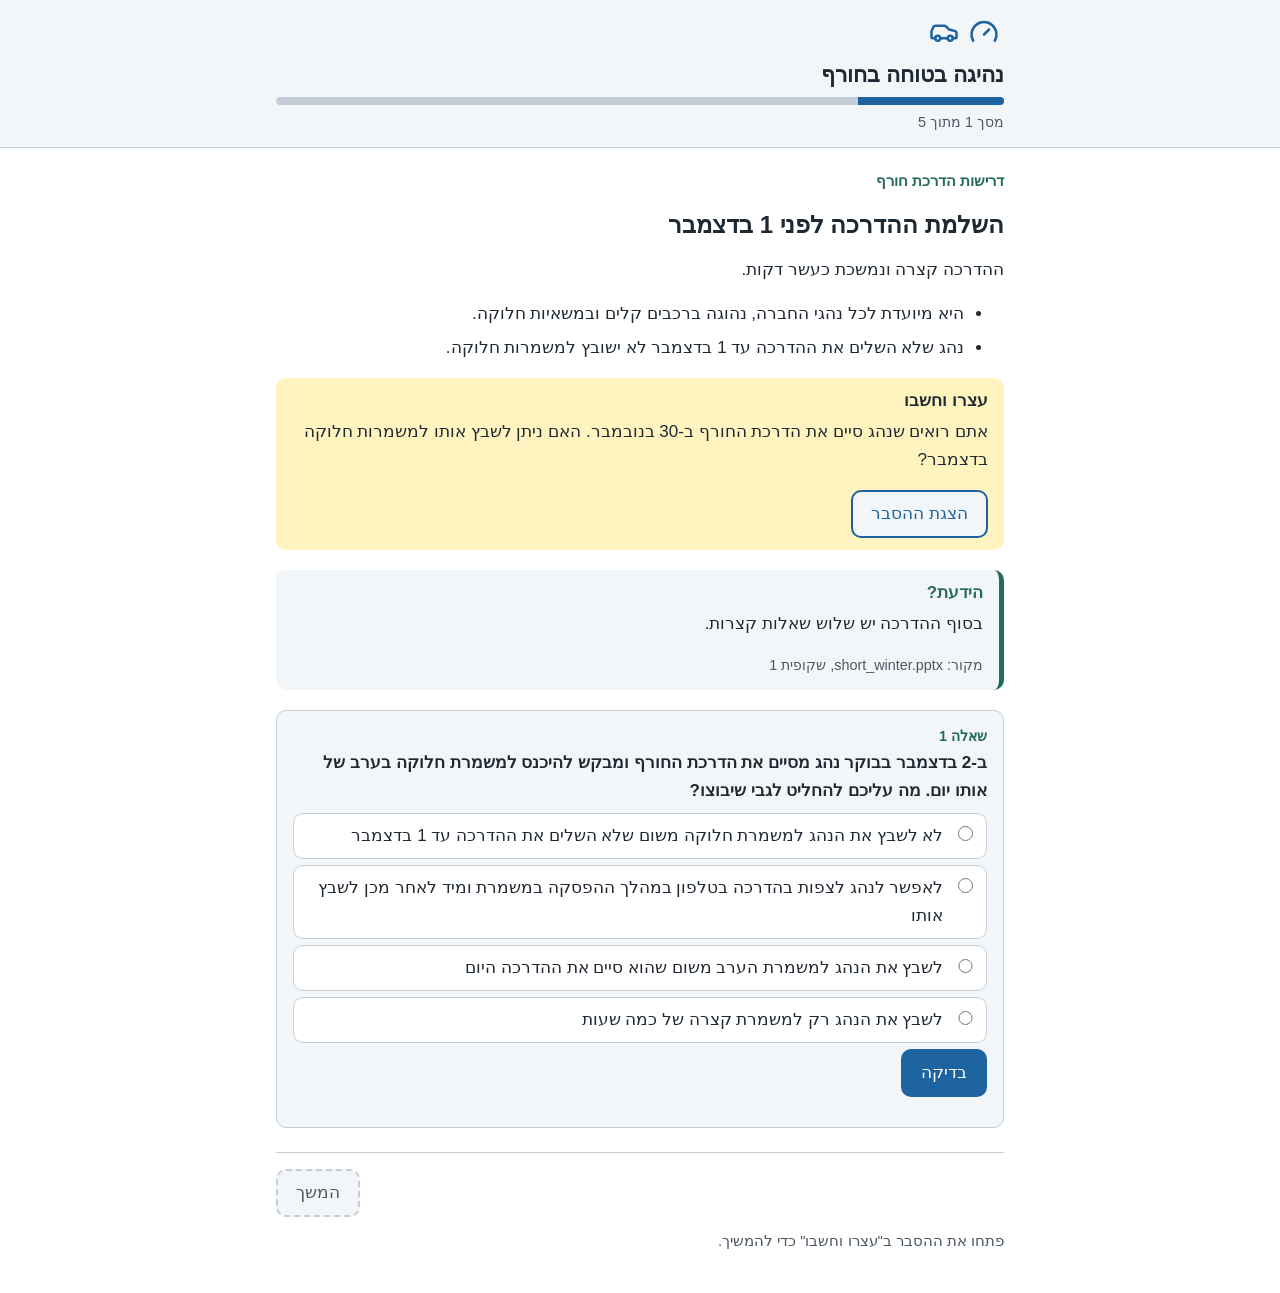
<file: evals/results/day10/free/lesson/index.html>
<!doctype html>
<html lang="he" dir="rtl">
<head>
<meta charset="utf-8">
<meta name="viewport" content="width=device-width, initial-scale=1">
<title>נהיגה בטוחה בחורף</title>
<link rel="stylesheet" href="assets/player.css">
</head>
<body>
  <a class="skip-link" id="skip-link" href="#main"></a>
  <header class="topbar">
    <div class="topbar-inner">
      <div class="motif" id="motif" aria-hidden="true"></div>
      <h1 id="lesson-title"></h1>
      <div class="progress" id="progress">
        <div class="progress-track" aria-hidden="true"><div class="progress-fill" id="progress-fill"></div></div>
        <p class="progress-text" id="progress-text"></p>
      </div>
    </div>
  </header>
  <main id="main" tabindex="-1"></main>
  <!-- Data comes from lesson.js (window.LESSON), not fetch(): the lesson opens from file://. -->
  <script src="assets/strings.he.js"></script>
  <script src="lesson.js"></script>
  <script src="assets/player.js"></script>
</body>
</html>
</file>
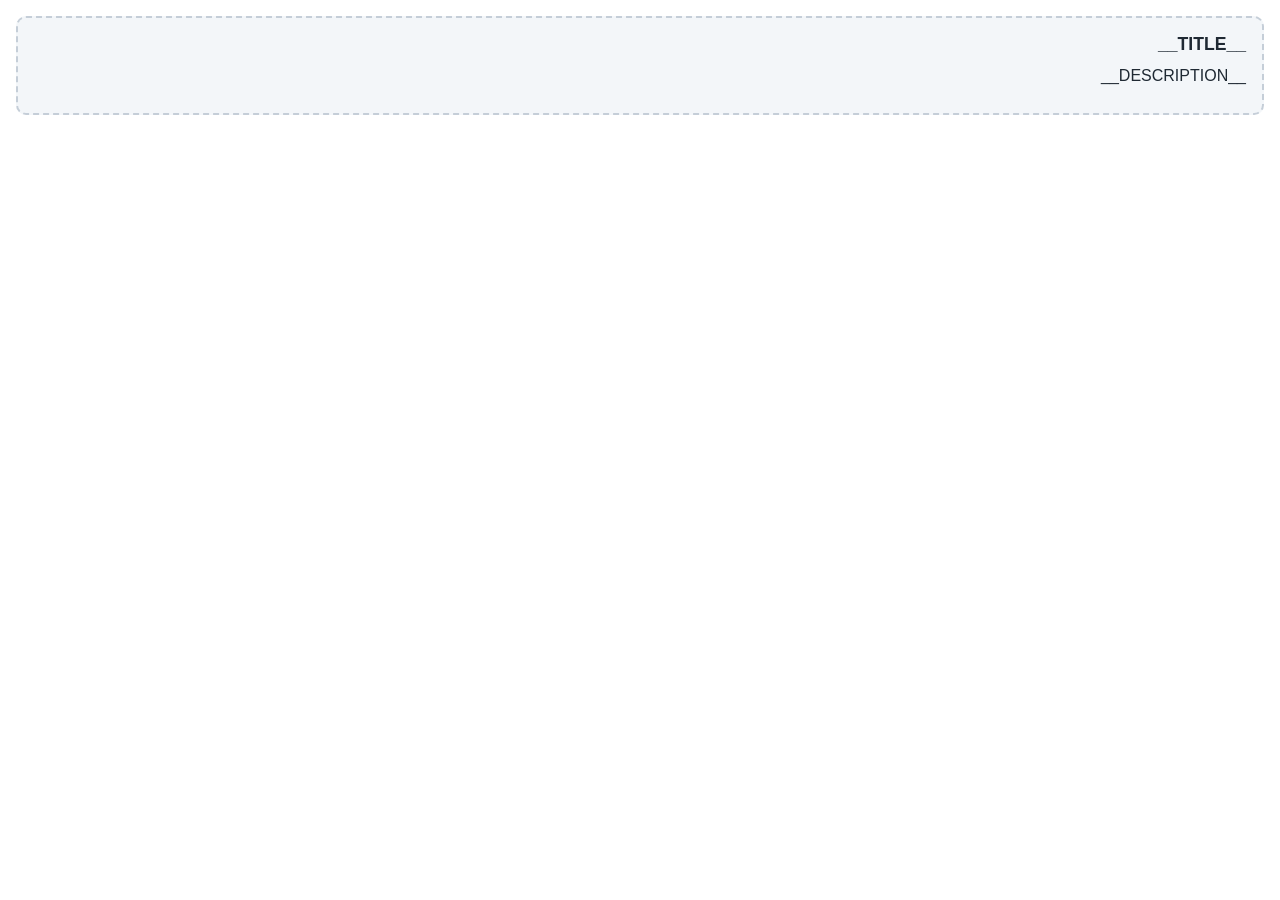
<file: agent/assets/player/illustration_placeholder.html>
<!doctype html>
<html lang="he" dir="rtl">
<head>
<meta charset="utf-8">
<meta name="viewport" content="width=device-width, initial-scale=1">
<title>__TITLE__</title>
<style>
  body { margin: 0; padding: 16px; font-family: "Segoe UI", Arial, sans-serif; color: #1F2933; background: #FFFFFF; }
  .box { border: 2px dashed #C5CED8; border-radius: 10px; padding: 16px; background: #F3F6F9; }
  h1 { font-size: 1.1rem; margin: 0 0 8px; }
  p { margin: 0 0 8px; line-height: 1.6; }
  .note { color: #4B5866; font-size: .9rem; }
</style>
</head>
<body>
  <div class="box">
    <h1>__TITLE__</h1>
    <p>__DESCRIPTION__</p>
  </div>
</body>
</html>
</file>
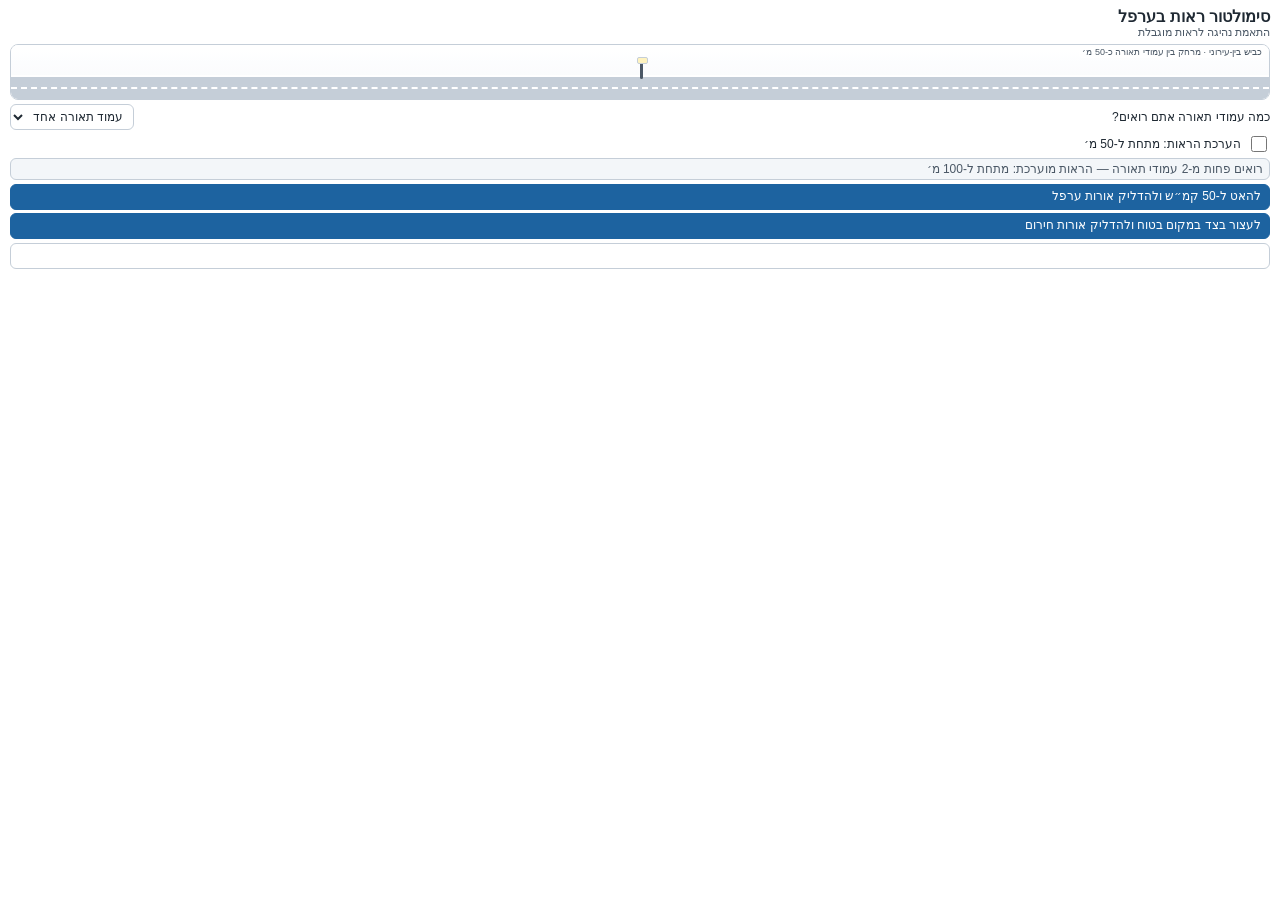
<file: tests/fixtures/illustrations/day10_fog.html>
<!doctype html>
<html dir="rtl" lang="he">
<head>
<meta charset="utf-8">
<meta name="viewport" content="width=device-width, initial-scale=1">
<title>סימולטור ראות בערפל</title>
<style>
  :root {
    --bg: #FFFFFF;
    --surface: #F3F6F9;
    --text: #1F2933;
    --muted: #4B5866;
    --primary: #1D63A0;
    --primary-text: #FFFFFF;
    --accent: #256B5C;
    --highlight: #FFF3BF;
    --success: #1B6E3F;
    --error: #A9231A;
    --border: #C5CED8;
  }
  * { box-sizing: border-box; }
  html, body { margin: 0; padding: 0; background: var(--bg); color: var(--text); font-family: Arial, "Noto Sans Hebrew", sans-serif; }
  body { min-height: 320px; display: flex; justify-content: center; overflow-x: hidden; }
  .app { width: 100%; max-width: 100%; min-height: 320px; padding: 8px 10px; display: flex; flex-direction: column; gap: 4px; }
  h1 { margin: 0; font-size: 16px; line-height: 1.15; }
  .sub { margin: 0; font-size: 11px; line-height: 1.2; color: var(--muted); }
  .scene { position: relative; height: 56px; flex: 0 0 56px; border: 1px solid var(--border); border-radius: 8px; overflow: hidden; background: var(--bg); }
  .sky { position: absolute; inset: 0; background: linear-gradient(var(--bg), var(--surface)); }
  .road { position: absolute; left: 0; right: 0; bottom: 0; height: 24px; background: var(--border); border-top: 2px solid var(--bg); }
  .road::before { content: ""; position: absolute; left: 0; right: 0; top: 50%; border-top: 2px dashed var(--bg); transform: translateY(-50%); }
  .posts { position: absolute; inset: 0; }
  .post { position: absolute; bottom: 20px; width: 3px; height: 18px; background: var(--muted); border-radius: 2px; display: none; }
  .post::before { content: ""; position: absolute; top: -4px; left: -3px; width: 9px; height: 5px; background: var(--highlight); border: 1px solid var(--border); border-radius: 2px; }
  .post.p1 { left: 50%; }
  .post.p2 { left: 75%; }
  .scene.poles-1 .p1 { display: block; }
  .scene.poles-0 .p1, .scene.poles-0 .p2 { display: none; }
  .fog { position: absolute; inset: 0; background: var(--bg); opacity: 0.25; pointer-events: none; transition: opacity 0.2s; }
  .scene.heavy .fog { opacity: 0.7; }
  .scene-note { position: absolute; top: 2px; right: 4px; font-size: 9px; line-height: 1.1; color: var(--muted); background: var(--bg); padding: 1px 3px; border-radius: 3px; }
  .controls { display: flex; flex-direction: column; gap: 3px; }
  .state-row { display: grid; grid-template-columns: 1fr auto; align-items: center; gap: 6px; }
  .state-row label { font-size: 12px; }
  select { font: inherit; font-size: 12px; padding: 4px 6px; border: 1px solid var(--border); border-radius: 6px; background: var(--bg); color: var(--text); max-width: 100%; }
  .check { display: flex; align-items: center; gap: 6px; font-size: 12px; }
  .check input { width: 16px; height: 16px; accent-color: var(--accent); }
  .estimate { font-size: 12px; line-height: 1.2; color: var(--muted); background: var(--surface); border: 1px solid var(--border); border-radius: 6px; padding: 3px 6px; }
  .actions { display: flex; flex-direction: column; gap: 3px; }
  .actions button { font: inherit; font-size: 12px; line-height: 1.15; padding: 5px 8px; min-height: 26px; border: 1px solid var(--primary); border-radius: 6px; background: var(--primary); color: var(--primary-text); text-align: right; cursor: pointer; }
  .actions button:hover { opacity: 0.9; }
  .actions button:active { opacity: 0.8; }
  .feedback { min-height: 26px; font-size: 12px; line-height: 1.2; padding: 4px 6px; border-radius: 6px; border: 1px solid var(--border); background: var(--bg); color: var(--text); }
  .feedback.success { border-color: var(--success); color: var(--success); }
  .feedback.error { border-color: var(--error); color: var(--error); }
  button:focus-visible, input:focus-visible, select:focus-visible { outline: 3px solid var(--primary); outline-offset: 2px; }
  @media (max-width: 360px) {
    .state-row { grid-template-columns: 1fr; }
    .scene-note { display: none; }
  }
</style>
</head>
<body>
<main class="app">
  <header>
    <h1>סימולטור ראות בערפל</h1>
    <p class="sub">התאמת נהיגה לראות מוגבלת</p>
  </header>
  <section class="scene poles-1" id="scene">
    <div class="sky"></div>
    <div class="fog"></div>
    <div class="road"></div>
    <div class="posts">
      <div class="post p1"></div>
      <div class="post p2"></div>
    </div>
    <div class="scene-note">כביש בין-עירוני · מרחק בין עמודי תאורה כ-50 מ׳</div>
  </section>
  <section class="controls" aria-label="בקרת המצב">
    <div class="state-row">
      <label for="poles">כמה עמודי תאורה אתם רואים?</label>
      <select id="poles">
        <option value="1">עמוד תאורה אחד</option>
        <option value="0">אף עמוד תאורה</option>
      </select>
    </div>
    <label class="check">
      <input type="checkbox" id="under50">
      הערכת הראות: מתחת ל-50 מ׳
    </label>
    <div class="estimate" id="estimate" aria-live="polite"></div>
  </section>
  <div class="actions" role="group" aria-label="בחרו פעולה">
    <button type="button" data-action="slowFog">להאט ל-50 קמ״ש ולהדליק אורות ערפל</button>
    <button type="button" data-action="stopHazard">לעצור בצד במקום בטוח ולהדליק אורות חירום</button>
  </div>
  <div class="feedback" id="feedback" role="status" aria-live="polite"></div>
</main>
<script>
  const poles = document.getElementById('poles');
  const under50 = document.getElementById('under50');
  const scene = document.getElementById('scene');
  const estimate = document.getElementById('estimate');
  const feedback = document.getElementById('feedback');

  function setFeedback(message, type) {
    feedback.textContent = message;
    feedback.className = 'feedback' + (type ? ' ' + type : '');
  }

  function updateScene() {
    const polesValue = poles.value;
    const isUnder50 = under50.checked;
    scene.classList.toggle('poles-1', polesValue === '1');
    scene.classList.toggle('poles-0', polesValue === '0');
    scene.classList.toggle('heavy', isUnder50);
    const visibilityText = isUnder50 ? 'מתחת ל-50 מ׳' : 'מתחת ל-100 מ׳';
    estimate.textContent = `רואים פחות מ-2 עמודי תאורה — הראות מוערכת: ${visibilityText}`;
    setFeedback('', '');
  }

  poles.addEventListener('change', updateScene);
  under50.addEventListener('change', updateScene);

  document.querySelectorAll('[data-action]').forEach(btn => {
    btn.addEventListener('click', () => {
      const action = btn.dataset.action;
      const isUnder50 = under50.checked;

      if (isUnder50) {
        if (action === 'stopHazard') {
          setFeedback('נכון. הראות מתחת ל-50 מ׳. עוצרים בצד במקום בטוח ומדליקים אורות חירום. לא עוצרים על השול בעקומה או מיד אחריה.', 'success');
        } else {
          setFeedback('הראות מתחת ל-50 מ׳. האם זו ראות שבה מותר להמשיך בנסיעה? בדקו את ההנחיה. נסו פעולה אחרת.', 'error');
        }
      } else {
        if (action === 'slowFog') {
          setFeedback('נכון. רואים פחות מ-2 עמודי תאורה — הראות מתחת ל-100 מ׳. מאטים ל-50 קמ״ש ומדליקים אורות ערפל.', 'success');
        } else {
          setFeedback('רואים פחות מ-2 עמודי תאורה — הראות מתחת ל-100 מ׳. מהי הפעולה שמתאימה לראות מוגבלת? נסו פעולה אחרת.', 'error');
        }
      }
    });
  });

  updateScene();
</script>
</body>
</html>
</file>
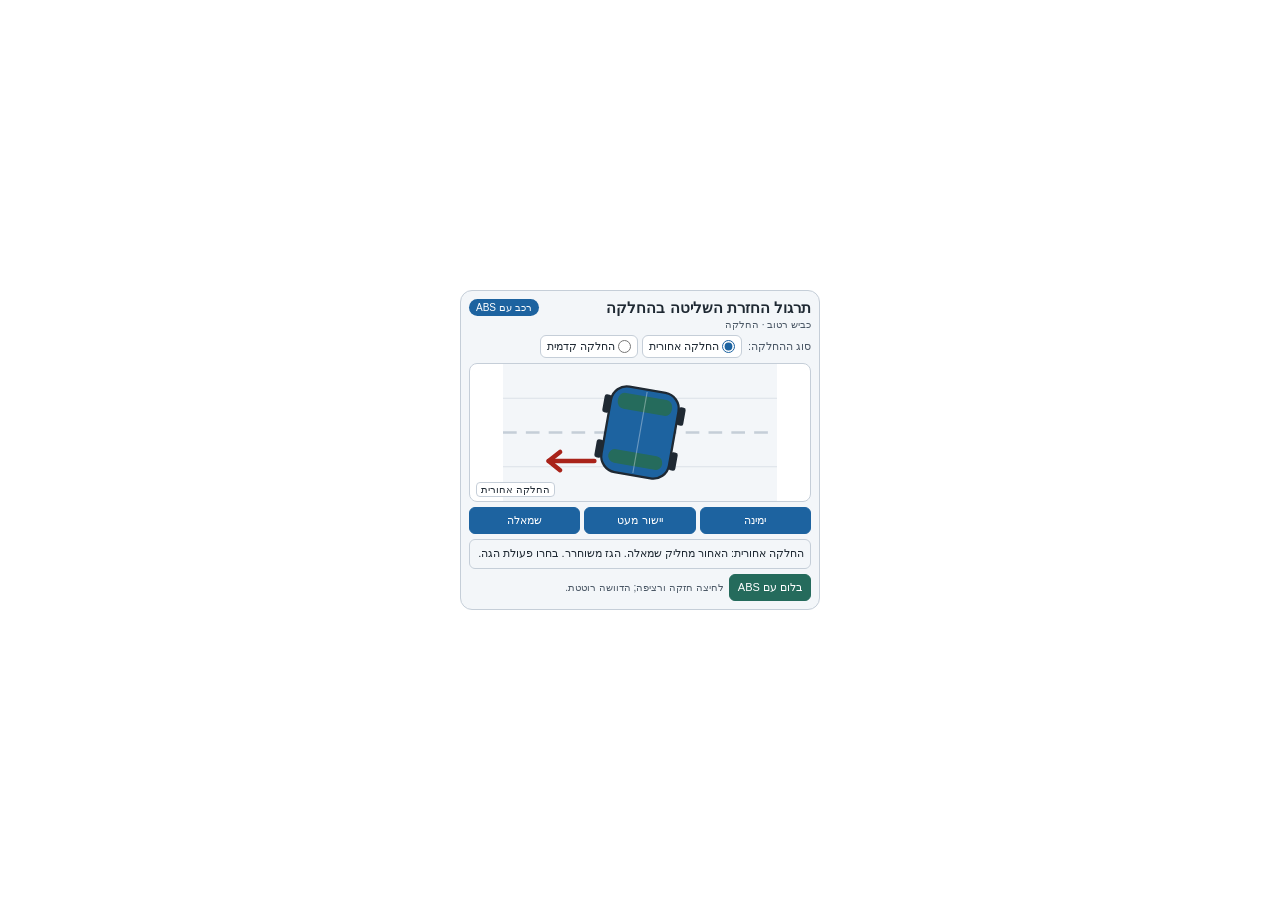
<file: tests/fixtures/illustrations/day10_skid.html>
<!doctype html>
<html dir="rtl" lang="he">
<head>
<meta charset="utf-8">
<meta name="viewport" content="width=device-width, initial-scale=1">
<title>תרגול החזרת השליטה בהחלקה</title>
<style>
  :root {
    --bg:#FFFFFF;
    --surface:#F3F6F9;
    --text:#1F2933;
    --muted:#4B5866;
    --primary:#1D63A0;
    --primary-text:#FFFFFF;
    --accent:#256B5C;
    --highlight:#FFF3BF;
    --success:#1B6E3F;
    --error:#A9231A;
    --border:#C5CED8;
  }
  * { box-sizing: border-box; }
  html, body { margin:0; padding:0; height:100%; }
  body {
    background: var(--bg);
    color: var(--text);
    font-family: Arial, sans-serif;
    display: flex;
    align-items: center;
    justify-content: center;
  }
  .app {
    width: 100%;
    max-width: 360px;
    height: 320px;
    max-height: 100vh;
    background: var(--surface);
    border: 1px solid var(--border);
    border-radius: 12px;
    padding: 8px;
    display: flex;
    flex-direction: column;
    gap: 5px;
    overflow: hidden;
  }
  h1 { font-size: 15px; margin: 0; line-height: 1.2; }
  .top { display: flex; justify-content: space-between; align-items: flex-start; gap: 6px; }
  .sub { font-size: 10px; color: var(--muted); margin-top: 2px; }
  .badge {
    font-size: 10px;
    background: var(--primary);
    color: var(--primary-text);
    padding: 3px 7px;
    border-radius: 999px;
    white-space: nowrap;
  }
  .skid-row { display: flex; align-items: center; gap: 6px; flex-wrap: wrap; }
  .skid-label { font-size: 11px; color: var(--muted); }
  .skid-choice { display: flex; gap: 4px; flex-wrap: wrap; }
  .skid-choice label {
    font-size: 11px;
    display: inline-flex;
    align-items: center;
    gap: 3px;
    padding: 4px 6px;
    background: var(--bg);
    border: 1px solid var(--border);
    border-radius: 6px;
    cursor: pointer;
  }
  .skid-choice input { accent-color: var(--primary); margin: 0; }
  .scene-wrap {
    flex: 1;
    min-height: 0;
    position: relative;
    background: var(--bg);
    border: 1px solid var(--border);
    border-radius: 8px;
    overflow: hidden;
  }
  svg { width: 100%; height: 100%; display: block; }
  .scene-label {
    position: absolute;
    left: 6px;
    bottom: 4px;
    font-size: 10px;
    color: var(--text);
    background: var(--bg);
    padding: 1px 4px;
    border-radius: 4px;
    border: 1px solid var(--border);
  }
  .steer-row { display: flex; gap: 4px; direction: ltr; }
  .steer-row button {
    flex: 1;
    font-size: 11px;
    padding: 6px 4px;
    border-radius: 6px;
    border: 1px solid var(--primary);
    background: var(--primary);
    color: var(--primary-text);
    cursor: pointer;
    direction: rtl;
  }
  .steer-row button:hover { background: var(--accent); border-color: var(--accent); }
  .status {
    font-size: 11px;
    min-height: 30px;
    line-height: 1.25;
    background: var(--surface);
    border: 1px solid var(--border);
    border-radius: 6px;
    padding: 4px 6px;
    display: flex;
    flex-direction: column;
    justify-content: center;
    gap: 1px;
  }
  .status.warn { background: var(--highlight); border-color: var(--error); }
  .status.ok { border-color: var(--success); }
  #steerStatus.ok { color: var(--success); font-weight: bold; }
  #steerStatus.warn { color: var(--error); font-weight: bold; }
  #brakeStatus { color: var(--accent); }
  .bottom { display: flex; gap: 5px; align-items: center; }
  .bottom button {
    font-size: 11px;
    padding: 6px 8px;
    border-radius: 6px;
    border: 1px solid var(--accent);
    background: var(--accent);
    color: var(--primary-text);
    cursor: pointer;
    white-space: nowrap;
  }
  .bottom button:hover { background: var(--primary); border-color: var(--primary); }
  .hint { font-size: 10px; color: var(--muted); line-height: 1.2; }
  :focus-visible { outline: 3px solid var(--primary); outline-offset: 2px; }
  @media (max-width: 360px) {
    .app { border-radius: 0; border-left: none; border-right: none; }
  }
</style>
</head>
<body>
<main class="app" aria-labelledby="title">
  <header class="top">
    <div>
      <h1 id="title">תרגול החזרת השליטה בהחלקה</h1>
      <div class="sub">כביש רטוב · החלקה</div>
    </div>
    <span class="badge">רכב עם ABS</span>
  </header>

  <div class="skid-row">
    <span class="skid-label">סוג ההחלקה:</span>
    <div class="skid-choice" role="radiogroup" aria-label="סוג ההחלקה">
      <label><input type="radio" name="skid" value="rear" checked> החלקה אחורית</label>
      <label><input type="radio" name="skid" value="front"> החלקה קדמית</label>
    </div>
  </div>

  <div class="scene-wrap">
    <svg viewBox="0 0 240 120" role="img" aria-label="המחשת רכב מלמעלה על כביש רטוב">
      <rect width="240" height="120" fill="#F3F6F9"/>
      <line x1="0" y1="60" x2="240" y2="60" stroke="#C5CED8" stroke-width="2" stroke-dasharray="12 8"/>
      <line x1="0" y1="30" x2="240" y2="30" stroke="#C5CED8" stroke-width="1" opacity=".5"/>
      <line x1="0" y1="90" x2="240" y2="90" stroke="#C5CED8" stroke-width="1" opacity=".5"/>

      <g id="car" transform="rotate(10 120 60)">
        <rect x="90" y="22" width="60" height="76" rx="14" fill="#1D63A0" stroke="#1F2933" stroke-width="2"/>
        <rect x="96" y="28" width="48" height="14" rx="6" fill="#256B5C"/>
        <rect x="96" y="78" width="48" height="12" rx="6" fill="#256B5C"/>
        <rect x="84" y="32" width="6" height="16" rx="2" fill="#1F2933"/>
        <rect x="150" y="32" width="6" height="16" rx="2" fill="#1F2933"/>
        <rect x="84" y="72" width="6" height="16" rx="2" fill="#1F2933"/>
        <rect x="150" y="72" width="6" height="16" rx="2" fill="#1F2933"/>
        <line x1="120" y1="24" x2="120" y2="96" stroke="#FFFFFF" stroke-width="1" opacity=".35"/>
      </g>

      <g id="arrowRearLeft" transform="translate(0,25)">
        <path d="M80 60 Q60 60 40 60" stroke="#A9231A" stroke-width="4" fill="none" stroke-linecap="round"/>
        <path d="M40 60 l10 -8 M40 60 l10 8" stroke="#A9231A" stroke-width="4" fill="none" stroke-linecap="round"/>
      </g>

      <g id="arrowFrontLeft" transform="translate(0,-25)" style="display:none">
        <path d="M40 60 Q60 60 80 60" stroke="#A9231A" stroke-width="4" fill="none" stroke-linecap="round"/>
        <path d="M80 60 l-10 -8 M80 60 l-10 8" stroke="#A9231A" stroke-width="4" fill="none" stroke-linecap="round"/>
      </g>
    </svg>
    <div class="scene-label" id="sceneLabel">החלקה אחורית</div>
  </div>

  <div class="steer-row" role="group" aria-label="בחירת פעולת הגה">
    <button type="button" data-steer="left">שמאלה</button>
    <button type="button" data-steer="straight">יישור מעט</button>
    <button type="button" data-steer="right">ימינה</button>
  </div>

  <div class="status" id="status" role="status" aria-live="polite" aria-atomic="true">
    <span id="steerStatus">בחרו פעולת הגה. הגז משוחרר.</span>
    <span id="brakeStatus"></span>
  </div>

  <div class="bottom">
    <button type="button" id="brakeBtn">בלום עם ABS</button>
    <span class="hint" id="brakeHint">לחיצה חזקה ורציפה; הדוושה רוטטת.</span>
  </div>
</main>

<script>
(function() {
  const skidRadios = document.querySelectorAll('input[name="skid"]');
  const statusEl = document.getElementById('status');
  const steerStatus = document.getElementById('steerStatus');
  const brakeStatus = document.getElementById('brakeStatus');
  const car = document.getElementById('car');
  const arrowRearLeft = document.getElementById('arrowRearLeft');
  const arrowFrontLeft = document.getElementById('arrowFrontLeft');
  const sceneLabel = document.getElementById('sceneLabel');
  const brakeBtn = document.getElementById('brakeBtn');
  const brakeHint = document.getElementById('brakeHint');

  let currentSkid = 'rear';

  function setSteerStatus(text, type) {
    steerStatus.textContent = text;
    steerStatus.className = type || '';
  }

  function setBrakeStatus(text) {
    brakeStatus.textContent = text;
  }

  function resetForSkid() {
    const selected = document.querySelector('input[name="skid"]:checked');
    currentSkid = selected ? selected.value : 'rear';
    statusEl.className = 'status';

    if (currentSkid === 'rear') {
      setSteerStatus('החלקה אחורית: האחור מחליק שמאלה. הגז משוחרר. בחרו פעולת הגה.');
      sceneLabel.textContent = 'החלקה אחורית';
      arrowRearLeft.style.display = '';
      arrowFrontLeft.style.display = 'none';
      car.setAttribute('transform', 'rotate(10 120 60)');
    } else {
      setSteerStatus('החלקה קדמית: ההגה מסובב. הגז משוחרר. בחרו פעולת הגה.');
      sceneLabel.textContent = 'החלקה קדמית';
      arrowRearLeft.style.display = 'none';
      arrowFrontLeft.style.display = '';
      car.setAttribute('transform', 'rotate(-10 120 60)');
    }

    setBrakeStatus('');
    brakeHint.textContent = 'לחיצה חזקה ורציפה; הדוושה רוטטת.';
  }

  skidRadios.forEach(function(radio) {
    radio.addEventListener('change', resetForSkid);
  });

  document.querySelectorAll('[data-steer]').forEach(function(btn) {
    btn.addEventListener('click', function() {
      const steer = btn.getAttribute('data-steer');
      statusEl.className = 'status';

      if (currentSkid === 'rear') {
        if (steer === 'left') {
          car.setAttribute('transform', 'rotate(0 120 60)');
          setSteerStatus('נכון: סובבו את ההגה בעדינות לכיוון ההחלקה. הגז משוחרר.', 'ok');
          statusEl.classList.add('ok');
        } else {
          car.setAttribute('transform', 'rotate(10 120 60)');
          setSteerStatus('הפעולה שנבחרה אינה מתאימה למצב ההחלקה. שימו לב לסוג ההחלקה ונסו שוב.', 'warn');
          statusEl.classList.add('warn');
        }
      } else {
        if (steer === 'straight') {
          car.setAttribute('transform', 'rotate(0 120 60)');
          setSteerStatus('נכון: שחררו את הגז ויישרו מעט את ההגה עד שחוזרת האחיזה לכביש.', 'ok');
          statusEl.classList.add('ok');
        } else {
          car.setAttribute('transform', 'rotate(-10 120 60)');
          setSteerStatus('הפעולה שנבחרה אינה מתאימה למצב ההחלקה. שימו לב לסוג ההחלקה ונסו שוב.', 'warn');
          statusEl.classList.add('warn');
        }
      }
    });
  });

  brakeBtn.addEventListener('click', function() {
    brakeHint.textContent = 'לחיצה חזקה ורציפה; הדוושה רוטטת תחת הרגל.';
    setBrakeStatus('רכב עם ABS: לחצו חזק ורצוף על הבלם, גם כאשר הדוושה רוטטת תחת הרגל.');
  });

  resetForSkid();
})();
</script>
</body>
</html>
</file>
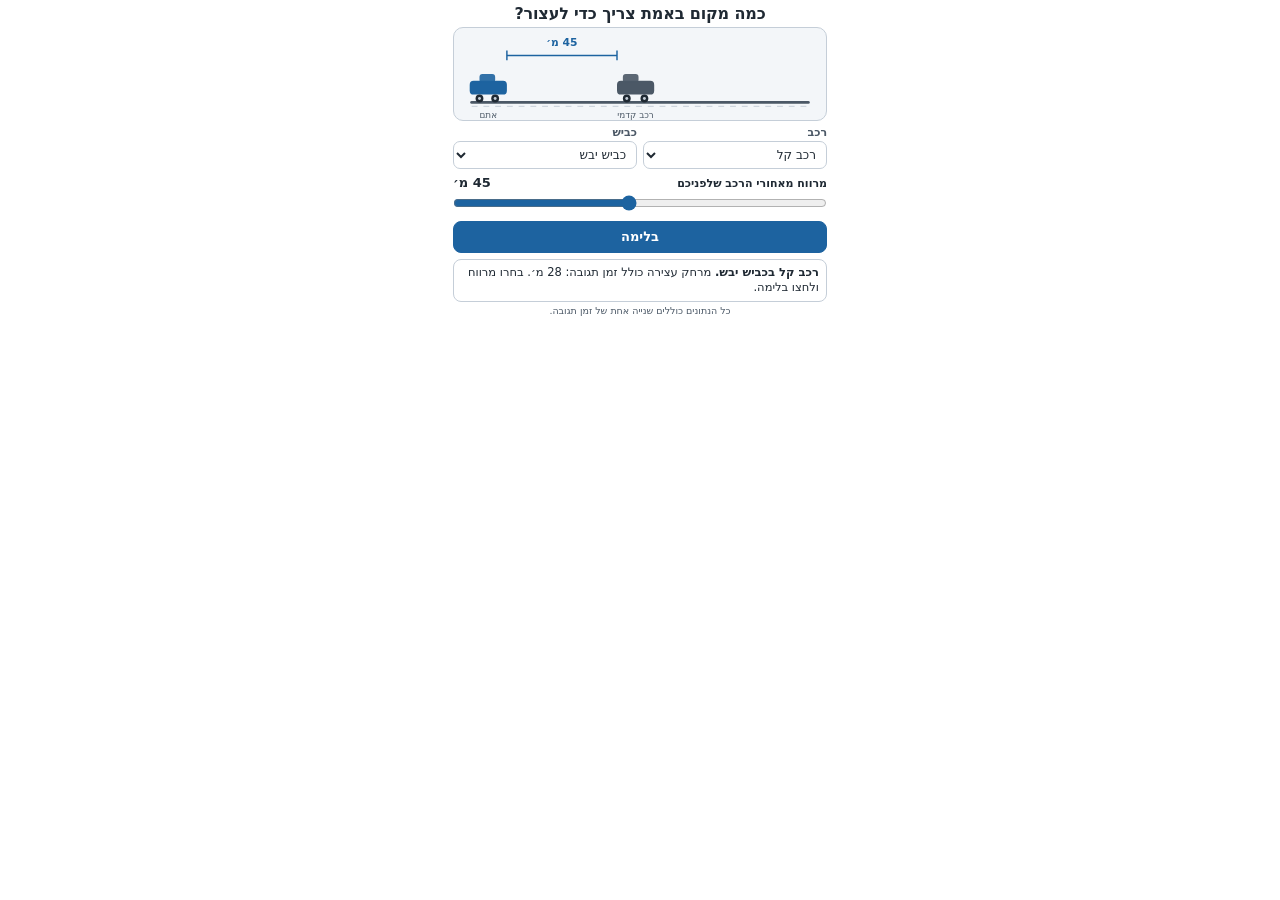
<file: tests/fixtures/illustrations/free_distance.html>
<!doctype html>
<html dir="rtl" lang="he">
<head>
<meta charset="utf-8">
<meta name="viewport" content="width=device-width, initial-scale=1">
<title>כמה מקום באמת צריך כדי לעצור?</title>
<style>
  :root{
    --bg:#FFFFFF;
    --surface:#F3F6F9;
    --text:#1F2933;
    --muted:#4B5866;
    --primary:#1D63A0;
    --primary-text:#FFFFFF;
    --accent:#256B5C;
    --highlight:#FFF3BF;
    --success:#1B6E3F;
    --error:#A9231A;
    --border:#C5CED8;
  }
  *{box-sizing:border-box}
  html,body{
    margin:0;
    padding:0;
    background:var(--bg);
    color:var(--text);
    font-family:system-ui,-apple-system,"Segoe UI",Arial,sans-serif;
  }
  body{
    display:flex;
    justify-content:center;
    align-items:flex-start;
    overflow-x:hidden;
  }
  .app{
    width:min(390px,100%);
    max-width:100%;
    padding:4px 8px;
  }
  h1{
    font-size:16px;
    line-height:1.2;
    margin:0 0 4px;
    text-align:center;
    font-weight:800;
    letter-spacing:-0.01em;
  }
  .scene{
    height:94px;
    background:var(--surface);
    border:1px solid var(--border);
    border-radius:10px;
    overflow:hidden;
    position:relative;
  }
  .scene svg{
    display:block;
    width:100%;
    height:100%;
  }
  .controls{
    display:grid;
    grid-template-columns:minmax(0,1fr) minmax(0,1fr);
    gap:6px;
    margin-top:6px;
  }
  .field{
    display:flex;
    flex-direction:column;
    gap:2px;
    min-width:0;
  }
  .field label{
    font-size:11px;
    line-height:1.1;
    color:var(--muted);
    font-weight:700;
  }
  select{
    width:100%;
    min-width:0;
    height:28px;
    padding:0 6px;
    border:1px solid var(--border);
    border-radius:7px;
    background:#fff;
    color:var(--text);
    font:inherit;
    font-size:12px;
  }
  .range-row{
    margin-top:6px;
  }
  .range-head{
    display:flex;
    justify-content:space-between;
    align-items:baseline;
    gap:6px;
    font-size:11px;
    line-height:1.2;
    color:var(--muted);
  }
  .range-head label{
    font-weight:700;
    color:var(--text);
  }
  .range-head strong{
    font-size:13px;
    color:var(--text);
    white-space:nowrap;
  }
  input[type="range"]{
    display:block;
    width:100%;
    height:24px;
    margin:0;
    accent-color:var(--primary);
  }
  .btn{
    display:block;
    width:100%;
    height:32px;
    margin-top:6px;
    border:1px solid var(--primary);
    border-radius:8px;
    background:var(--primary);
    color:var(--primary-text);
    font:inherit;
    font-size:13px;
    font-weight:800;
    cursor:pointer;
  }
  .btn:active{
    background:#174F80;
  }
  .status{
    margin-top:6px;
    min-height:36px;
    padding:5px 7px;
    border:1px solid var(--border);
    border-radius:8px;
    background:#fff;
    font-size:11.5px;
    line-height:1.35;
    color:var(--text);
    overflow-wrap:anywhere;
  }
  .status.success{
    border-color:var(--success);
    background:#F6FBF8;
  }
  .status.error{
    border-color:var(--error);
    background:#FFF7F6;
  }
  .status.info{
    border-color:var(--border);
    background:#fff;
  }
  .status strong{
    font-weight:800;
  }
  .note{
    margin:3px 0 0;
    font-size:9.5px;
    line-height:1.25;
    color:var(--muted);
    text-align:center;
  }
  select:focus-visible,
  input:focus-visible,
  button:focus-visible{
    outline:3px solid var(--primary);
    outline-offset:2px;
  }
  @media (max-width:340px){
    h1{font-size:15px}
    .scene{height:90px}
  }
</style>
</head>
<body>
<main class="app" aria-label="הדמיית מרחק עצירה">
  <h1>כמה מקום באמת צריך כדי לעצור?</h1>

  <div class="scene">
    <svg viewBox="0 0 360 94" role="img" aria-label="מסלול ישר: הרכב שלכם נוסע מאחורי רכב קדמי">
      <line x1="8" y1="76" x2="352" y2="76" stroke="#4B5866" stroke-width="3" stroke-linecap="round"/>
      <line x1="8" y1="80" x2="352" y2="80" stroke="#C5CED8" stroke-width="1" stroke-dasharray="6 6"/>

      <line id="bracketLine" x1="44" y1="28" x2="156.5" y2="28" stroke="#1D63A0" stroke-width="1.5"/>
      <line x1="44" y1="23" x2="44" y2="33" stroke="#1D63A0" stroke-width="1.5"/>
      <line id="bracketTick" x1="156.5" y1="23" x2="156.5" y2="33" stroke="#1D63A0" stroke-width="1.5"/>
      <text id="bracketText" x="100.25" y="18" text-anchor="middle" font-size="11" font-weight="700" fill="#1D63A0" font-family="system-ui, sans-serif">45 מ׳</text>

      <g id="stopMarker" opacity="0">
        <line x1="114" y1="34" x2="114" y2="76" stroke="#256B5C" stroke-width="1.5" stroke-dasharray="4 3"/>
        <circle cx="114" cy="76" r="3" fill="#256B5C"/>
      </g>

      <g id="collisionMarker" opacity="0">
        <circle cx="156.5" cy="60" r="8" fill="none" stroke="#A9231A" stroke-width="2"/>
        <text x="156.5" y="64" text-anchor="middle" font-size="12" font-weight="900" fill="#A9231A" font-family="system-ui, sans-serif">!</text>
      </g>

      <g id="ownCar" transform="translate(44,68)">
        <rect id="ownBody" x="-38" y="-14" width="38" height="14" rx="4" fill="#1D63A0"/>
        <rect x="-28" y="-21" width="16" height="9" rx="3" fill="#1D63A0" opacity="0.9"/>
        <circle cx="-28" cy="4" r="4" fill="#1F2933"/>
        <circle cx="-12" cy="4" r="4" fill="#1F2933"/>
        <circle cx="-28" cy="4" r="1.5" fill="#C5CED8"/>
        <circle cx="-12" cy="4" r="1.5" fill="#C5CED8"/>
      </g>

      <g id="leadCar" transform="translate(156.5,68)">
        <rect id="leadBody" x="0" y="-14" width="38" height="14" rx="4" fill="#4B5866"/>
        <rect x="6" y="-21" width="16" height="9" rx="3" fill="#4B5866" opacity="0.9"/>
        <circle cx="10" cy="4" r="4" fill="#1F2933"/>
        <circle cx="28" cy="4" r="4" fill="#1F2933"/>
        <circle cx="10" cy="4" r="1.5" fill="#C5CED8"/>
        <circle cx="28" cy="4" r="1.5" fill="#C5CED8"/>
      </g>

      <text id="ownLabel" x="25" y="92" text-anchor="middle" font-size="9" fill="#4B5866" font-family="system-ui, sans-serif">אתם</text>
      <text id="leadLabel" x="175.5" y="92" text-anchor="middle" font-size="9" fill="#4B5866" font-family="system-ui, sans-serif">רכב קדמי</text>
    </svg>
  </div>

  <div class="controls">
    <div class="field">
      <label for="vehicle">רכב</label>
      <select id="vehicle">
        <option value="car" selected>רכב קל</option>
        <option value="truck">משאית חלוקה עמוסה</option>
      </select>
    </div>
    <div class="field">
      <label for="road">כביש</label>
      <select id="road">
        <option value="dry" selected>כביש יבש</option>
        <option value="wet">כביש רטוב</option>
      </select>
    </div>
  </div>

  <div class="range-row">
    <div class="range-head">
      <label for="gap">מרווח מאחורי הרכב שלפניכם</label>
      <strong id="gapValue">45 מ׳</strong>
    </div>
    <input id="gap" type="range" min="5" max="90" step="1" value="45" dir="ltr">
  </div>

  <button id="brake" class="btn" type="button">בלימה</button>

  <div id="status" class="status info" role="status" aria-live="polite" aria-atomic="true">
    <strong>רכב קל בכביש יבש.</strong> מרחק עצירה כולל זמן תגובה: 28 מ׳. בחרו מרווח ולחצו בלימה.
  </div>

  <p class="note">כל הנתונים כוללים שנייה אחת של זמן תגובה.</p>
</main>

<script>
(function(){
  "use strict";

  const START_X = 44;
  const SCALE = 2.5;
  const REACTION_DISTANCE = (50 / 3.6) * 1;
  const BRAKE_DURATION = 2.0;

  const vehicleSelect = document.getElementById("vehicle");
  const roadSelect = document.getElementById("road");
  const gapInput = document.getElementById("gap");
  const gapValue = document.getElementById("gapValue");
  const brakeBtn = document.getElementById("brake");
  const status = document.getElementById("status");

  const ownCar = document.getElementById("ownCar");
  const leadCar = document.getElementById("leadCar");
  const ownBody = document.getElementById("ownBody");
  const leadBody = document.getElementById("leadBody");
  const bracketLine = document.getElementById("bracketLine");
  const bracketTick = document.getElementById("bracketTick");
  const bracketText = document.getElementById("bracketText");
  const ownLabel = document.getElementById("ownLabel");
  const leadLabel = document.getElementById("leadLabel");
  const stopMarker = document.getElementById("stopMarker");
  const collisionMarker = document.getElementById("collisionMarker");

  const vehicleNames = {
    car: "רכב קל",
    truck: "משאית חלוקה עמוסה"
  };
  const roadNames = {
    dry: "כביש יבש",
    wet: "כביש רטוב"
  };

  const state = {
    running: false,
    animationId: null,
    startTime: 0,
    distance: 0,
    gapAtStart: 45,
    totalStop: 28,
    collision: false,
    showStop: false,
    phase: "idle"
  };

  function getTotalStop(){
    const v = vehicleSelect.value;
    const r = roadSelect.value;
    if (v === "car"){
      return r === "dry" ? 28 : 40;
    }
    return 55;
  }

  function setOwnColor(color){
    ownBody.setAttribute("fill", color);
  }

  function setLeadColor(color){
    leadBody.setAttribute("fill", color);
  }

  function resetColors(){
    setOwnColor("#1D63A0");
    setLeadColor("#4B5866");
  }

  function updateScene(){
    const gap = Number(gapInput.value);
    const leadX = START_X + gap * SCALE;
    const ownX = START_X + state.distance * SCALE;

    ownCar.setAttribute("transform", "translate(" + ownX + ",68)");
    leadCar.setAttribute("transform", "translate(" + leadX + ",68)");

    bracketLine.setAttribute("x2", leadX);
    bracketTick.setAttribute("x1", leadX);
    bracketTick.setAttribute("x2", leadX);
    bracketText.setAttribute("x", (START_X + leadX) / 2);
    bracketText.textContent = gap + " מ׳";

    ownLabel.setAttribute("x", ownX - 19);
    leadLabel.setAttribute("x", leadX + 19);

    const stopX = START_X + state.totalStop * SCALE;
    const stopLine = stopMarker.querySelector("line");
    const stopDot = stopMarker.querySelector("circle");
    stopLine.setAttribute("x1", stopX);
    stopLine.setAttribute("x2", stopX);
    stopDot.setAttribute("cx", stopX);
    stopMarker.setAttribute("opacity", state.showStop ? "1" : "0");

    const collisionCircle = collisionMarker.querySelector("circle");
    const collisionText = collisionMarker.querySelector("text");
    collisionCircle.setAttribute("cx", leadX);
    collisionText.setAttribute("x", leadX);
    collisionMarker.setAttribute("opacity", state.collision ? "1" : "0");
  }

  function updateGapLabel(){
    gapValue.textContent = gapInput.value + " מ׳";
  }

  function syncRoadOptions(){
    const dryOption = roadSelect.querySelector('option[value="dry"]');
    if (vehicleSelect.value === "truck"){
      dryOption.disabled = true;
      if (roadSelect.value === "dry"){
        roadSelect.value = "wet";
      }
    } else {
      dryOption.disabled = false;
    }
  }

  function setInfo(){
    const v = vehicleSelect.value;
    const r = roadSelect.value;
    const d = getTotalStop();
    status.className = "status info";
    status.innerHTML = "<strong>" + vehicleNames[v] + " ב" + roadNames[r] + ".</strong> מרחק עצירה כולל זמן תגובה: " + d + " מ׳. בחרו מרווח ולחצו בלימה.";
  }

  function setGapInfo(){
    const gap = Number(gapInput.value);
    const d = getTotalStop();
    status.className = "status info";
    status.innerHTML = "<strong>מרווח נוכחי: " + gap + " מ׳.</strong> מרחק עצירה נדרש: " + d + " מ׳. לחצו בלימה.";
  }

  function stopAndReset(){
    if (state.animationId !== null){
      cancelAnimationFrame(state.animationId);
      state.animationId = null;
    }
    state.running = false;
    state.distance = 0;
    state.collision = false;
    state.showStop = false;
    state.phase = "idle";
    brakeBtn.textContent = "בלימה";
    resetColors();
  }

  function resetForSelection(){
    stopAndReset();
    state.totalStop = getTotalStop();
    updateScene();
    setInfo();
  }

  function brake(){
    if (state.running){
      return;
    }

    const gap = Number(gapInput.value);
    const total = getTotalStop();

    state.gapAtStart = gap;
    state.totalStop = total;
    state.running = true;
    state.distance = 0;
    state.collision = false;
    state.showStop = false;
    state.phase = "reaction";
    state.startTime = performance.now();

    brakeBtn.textContent = "בולם…";
    resetColors();
    updateScene();

    status.className = "status info";
    status.innerHTML = "<strong>זמן תגובה:</strong> הרכב ממשיך בנסיעה שנייה שלמה לפני שמתחילה בלימה.";

    state.animationId = requestAnimationFrame(animate);
  }

  function animate(now){
    if (!state.running){
      return;
    }

    const elapsed = (now - state.startTime) / 1000;
    const gap = state.gapAtStart;
    const total = state.totalStop;

    let distance;

    if (elapsed <= 1){
      distance = REACTION_DISTANCE * elapsed;
    } else {
      const p = Math.min(1, (elapsed - 1) / BRAKE_DURATION);
      const eased = 1 - Math.pow(1 - p, 2);
      distance = REACTION_DISTANCE + (total - REACTION_DISTANCE) * eased;
    }

    if (total >= gap && distance >= gap){
      state.distance = gap;
      state.collision = true;
      state.running = false;
      state.animationId = null;

      brakeBtn.textContent = "נסו שוב";
      setOwnColor("#A9231A");
      setLeadColor("#A9231A");
      updateScene();

      status.className = "status error";
      status.innerHTML = "<strong>התנגשות!</strong> המרווח היה " + gap + " מ׳, אך נדרשו " + total + " מ׳ כדי לעצור. נסו להשאיר מרווח גדול יותר.";
      return;
    }

    if (elapsed >= 1 + BRAKE_DURATION){
      state.distance = total;
      state.showStop = true;
      state.running = false;
      state.animationId = null;

      brakeBtn.textContent = "ניסיון נוסף";
      updateScene();

      const remain = gap - total;
      status.className = "status success";
      status.innerHTML = "<strong>נעצרתם בבטחה!</strong> המרווח היה " + gap + " מ׳; נדרשו " + total + " מ׳ לעצירה, ולכן נותרו " + remain + " מ׳.";
      return;
    }

    state.distance = distance;
    updateScene();

    if (elapsed >= 1 && state.phase !== "braking"){
      state.phase = "braking";
      status.className = "status info";
      status.innerHTML = "<strong>זמן התגובה הסתיים.</strong> הרכב מתחיל לבלום וממשיך להתקדם.";
    }

    state.animationId = requestAnimationFrame(animate);
  }

  vehicleSelect.addEventListener("change", function(){
    syncRoadOptions();
    resetForSelection();
  });

  roadSelect.addEventListener("change", function(){
    resetForSelection();
  });

  gapInput.addEventListener("input", function(){
    updateGapLabel();
    stopAndReset();
    updateScene();
  });

  gapInput.addEventListener("change", function(){
    updateGapLabel();
    if (!state.running){
      setGapInfo();
    }
  });

  brakeBtn.addEventListener("click", brake);

  syncRoadOptions();
  updateGapLabel();
  state.totalStop = getTotalStop();
  updateScene();
  setInfo();
})();
</script>
</body>
</html>
</file>
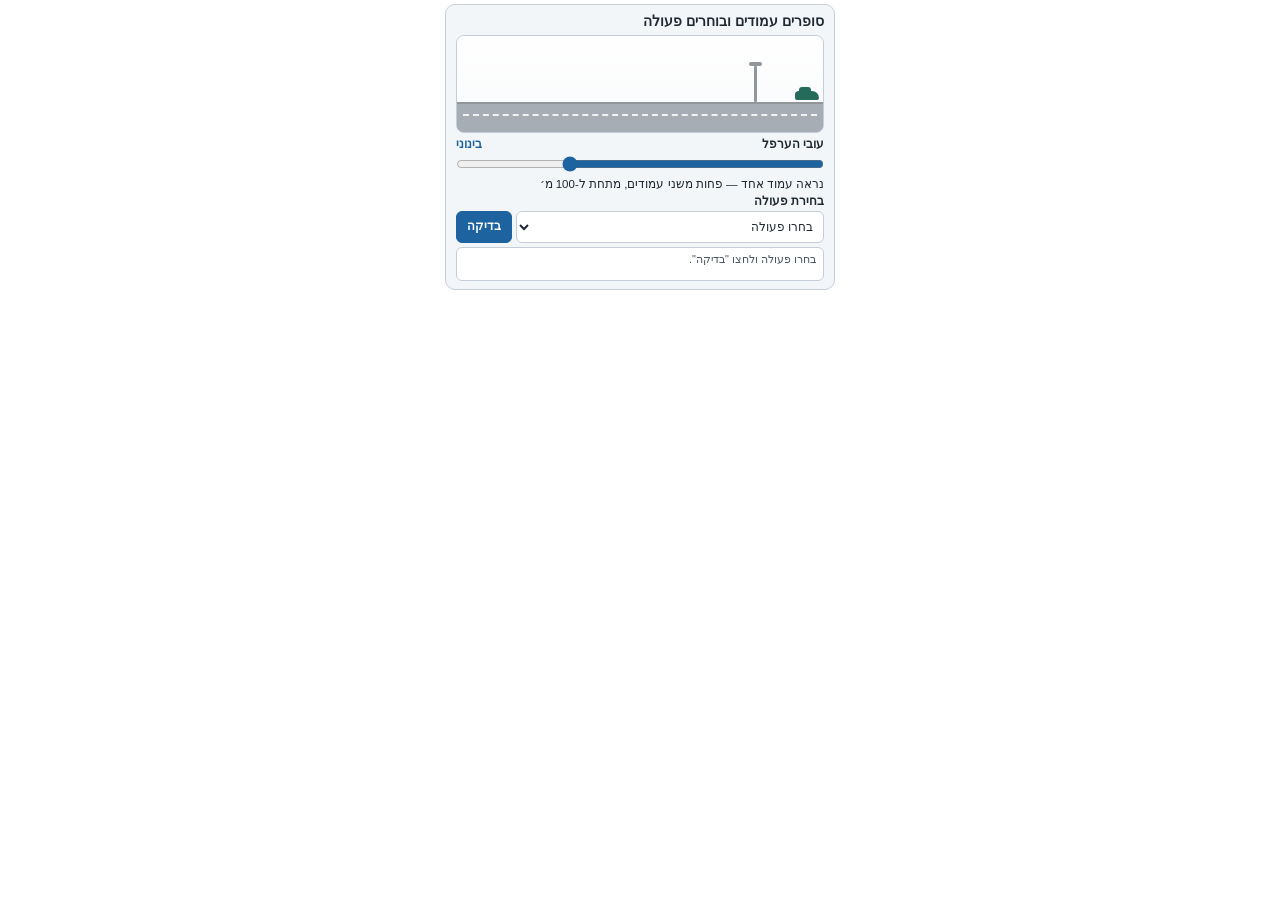
<file: tests/fixtures/illustrations/free_fog.html>
<!doctype html>
<html dir="rtl" lang="he">
<head>
<meta charset="utf-8">
<meta name="viewport" content="width=device-width, initial-scale=1">
<title>ראות מוגבלת: מתי מאטים, מדליקים ועוצרים</title>
<style>
:root {
  --bg: #FFFFFF;
  --surface: #F3F6F9;
  --text: #1F2933;
  --muted: #4B5866;
  --primary: #1D63A0;
  --primary-text: #FFFFFF;
  --accent: #256B5C;
  --highlight: #FFF3BF;
  --success: #1B6E3F;
  --error: #A9231A;
  --border: #C5CED8;
}
* { box-sizing: border-box; }
html { background: var(--bg); }
body {
  margin: 0;
  padding: 4px;
  min-height: 100vh;
  display: flex;
  justify-content: center;
  align-items: flex-start;
  background: var(--bg);
  color: var(--text);
  font-family: Arial, "Segoe UI", sans-serif;
  direction: rtl;
}
.app {
  width: 100%;
  max-width: 390px;
  background: var(--surface);
  border: 1px solid var(--border);
  border-radius: 10px;
  padding: 8px 10px;
}
h1 {
  margin: 0 0 5px;
  font-size: 14px;
  line-height: 1.2;
  color: var(--text);
  overflow-wrap: break-word;
}
.scene {
  position: relative;
  height: 98px;
  overflow: hidden;
  border: 1px solid var(--border);
  border-radius: 8px;
  background: linear-gradient(to bottom, #FFFFFF 0%, #F3F6F9 100%);
  isolation: isolate;
}
.road {
  position: absolute;
  left: 0;
  right: 0;
  bottom: 0;
  height: 30px;
  background: var(--muted);
  border-top: 2px solid var(--text);
}
.road::after {
  content: "";
  position: absolute;
  left: 6px;
  right: 6px;
  top: 10px;
  border-top: 2px dashed #FFFFFF;
  opacity: .85;
}
.pole {
  position: absolute;
  bottom: 30px;
  width: 3px;
  background: var(--text);
  border-radius: 1px;
  transition: opacity .18s ease;
  z-index: 2;
}
.pole::before {
  content: "";
  position: absolute;
  top: -4px;
  left: -5px;
  width: 13px;
  height: 4px;
  background: var(--text);
  border-radius: 2px;
}
.pole.hidden { opacity: 0; }
.p1 { right: 18%; height: 36px; }
.p2 { right: 36%; height: 28px; }
.p3 { right: 54%; height: 22px; }
.p4 { right: 72%; height: 16px; }
.fog {
  position: absolute;
  inset: 0;
  background: var(--bg);
  opacity: .45;
  pointer-events: none;
  z-index: 3;
  transition: opacity .18s ease;
}
.car {
  position: absolute;
  right: 4px;
  bottom: 32px;
  width: 24px;
  height: 9px;
  background: var(--accent);
  border-radius: 4px 7px 2px 2px;
  z-index: 4;
}
.car::before {
  content: "";
  position: absolute;
  left: 4px;
  top: -4px;
  width: 12px;
  height: 5px;
  background: var(--accent);
  border-radius: 3px 3px 0 0;
}
.control { margin-top: 5px; }
.label-row {
  display: flex;
  justify-content: space-between;
  align-items: center;
  gap: 6px;
  font-size: 11.5px;
  line-height: 1.2;
  color: var(--muted);
}
.label-row label {
  font-weight: 700;
  color: var(--text);
}
#fogValue {
  font-weight: 700;
  color: var(--primary);
}
input[type="range"] {
  display: block;
  width: 100%;
  max-width: 100%;
  min-width: 0;
  height: 20px;
  margin: 2px 0 0;
  padding: 0;
  background: transparent;
  accent-color: var(--primary);
  cursor: pointer;
}
.count {
  margin: 3px 0 2px;
  min-height: 14px;
  font-size: 11.5px;
  line-height: 1.25;
  color: var(--text);
  overflow-wrap: break-word;
}
.action-area { margin-top: 4px; }
.action-area label {
  display: block;
  margin-bottom: 2px;
  font-size: 11.5px;
  line-height: 1.2;
  font-weight: 700;
  color: var(--text);
}
.action-row {
  display: grid;
  grid-template-columns: minmax(0, 1fr) auto;
  gap: 4px;
  align-items: stretch;
}
select {
  width: 100%;
  min-width: 0;
  max-width: 100%;
  height: 32px;
  padding: 4px 6px;
  border: 1px solid var(--border);
  border-radius: 6px;
  background: var(--bg);
  color: var(--text);
  font-family: inherit;
  font-size: 11.5px;
  line-height: 1.1;
  cursor: pointer;
}
.check-btn {
  height: 32px;
  padding: 4px 10px;
  border: 1px solid var(--primary);
  border-radius: 6px;
  background: var(--primary);
  color: var(--primary-text);
  font-family: inherit;
  font-size: 11.5px;
  font-weight: 700;
  line-height: 1;
  white-space: nowrap;
  cursor: pointer;
}
button:focus,
select:focus,
input[type="range"]:focus {
  outline: 3px solid var(--primary);
  outline-offset: 2px;
}
.feedback {
  margin: 4px 0 0;
  min-height: 34px;
  padding: 5px 7px;
  border: 1px solid var(--border);
  border-radius: 6px;
  background: var(--bg);
  font-size: 11px;
  line-height: 1.25;
  color: var(--muted);
  overflow-wrap: break-word;
}
.feedback.success {
  border-color: var(--success);
  color: var(--success);
}
.feedback.error {
  border-color: var(--error);
  color: var(--error);
}
@media (prefers-reduced-motion: reduce) {
  .pole, .fog { transition: none; }
}
</style>
</head>
<body>
<main class="app">
  <h1>סופרים עמודים ובוחרים פעולה</h1>

  <div class="scene" aria-hidden="true">
    <div class="road"></div>
    <div class="pole p1"></div>
    <div class="pole p2"></div>
    <div class="pole p3"></div>
    <div class="pole p4"></div>
    <div class="fog" id="fogLayer"></div>
    <div class="car"></div>
  </div>

  <div class="control">
    <div class="label-row">
      <label for="fog">עובי הערפל</label>
      <span id="fogValue">כבד</span>
    </div>
    <input id="fog" type="range" min="0" max="100" value="70" step="5" aria-describedby="visibilityText">
  </div>

  <p class="count" id="visibilityText" aria-live="polite" aria-atomic="true">נראה עמוד אחד — פחות משני עמודים, מתחת ל-100 מ׳</p>

  <div class="action-area">
    <label for="action">בחירת פעולה</label>
    <div class="action-row">
      <select id="action">
        <option value="">בחרו פעולה</option>
        <option value="continue">להמשיך בלי שינוי</option>
        <option value="slowFog">להאט ל-50 קמ״ש ולדליק אורות ערפל</option>
        <option value="slowOnly">להאט ל-50 קמ״ש בלבד</option>
        <option value="stopHazard">לעצור בצד במקום בטוח ולהדליק אורות חירום</option>
      </select>
      <button class="check-btn" id="check" type="button">בדיקה</button>
    </div>
  </div>

  <p class="feedback" id="feedback" role="status" aria-live="polite" aria-atomic="true">בחרו פעולה ולחצו "בדיקה".</p>
</main>

<script>
const fogInput = document.getElementById('fog');
const fogValue = document.getElementById('fogValue');
const fogLayer = document.getElementById('fogLayer');
const visibilityText = document.getElementById('visibilityText');
const actionSelect = document.getElementById('action');
const checkButton = document.getElementById('check');
const feedback = document.getElementById('feedback');
const poles = Array.from(document.querySelectorAll('.pole'));

let currentCount = 1;

function getCount(value) {
  if (value < 20) return 4;
  if (value < 40) return 3;
  if (value < 60) return 2;
  if (value < 80) return 1;
  return 0;
}

function getFogLabel(value) {
  if (value < 20) return 'דק';
  if (value < 45) return 'קל';
  if (value < 75) return 'בינוני';
  return 'כבד';
}

function polePhrase(count) {
  if (count === 0) return 'אין עמודים שנראים';
  if (count === 1) return 'עמוד אחד נראה';
  if (count === 2) return 'שני עמודים נראים';
  if (count === 3) return 'שלושה עמודים נראים';
  return 'ארבעה עמודים נראים';
}

function countSentence(count) {
  if (count === 0) return 'נראים 0 עמודים — מתחת ל-50 מ׳';
  if (count === 1) return 'נראה עמוד אחד — פחות משני עמודים, מתחת ל-100 מ׳';
  if (count === 2) return 'נראים שני עמודים — לפחות שני עמודים';
  if (count === 3) return 'נראים שלושה עמודים — לפחות שני עמודים';
  return 'נראים ארבעה עמודים — לפחות שני עמודים';
}

function clearFeedback() {
  feedback.textContent = 'בחרו פעולה ולחצו "בדיקה".';
  feedback.className = 'feedback';
}

function resetAll() {
  clearFeedback();
  actionSelect.value = '';
}

function updateFog(value) {
  currentCount = getCount(value);
  const fogLabel = getFogLabel(value);
  fogValue.textContent = fogLabel;
  fogInput.setAttribute('aria-valuetext', 'עובי הערפל ' + fogLabel + '; ' + polePhrase(currentCount));

  poles.forEach((pole, index) => {
    pole.classList.toggle('hidden', index >= currentCount);
  });

  const fogOpacity = 0.08 + (value / 100) * 0.62;
  fogLayer.style.opacity = fogOpacity.toFixed(2);

  visibilityText.textContent = countSentence(currentCount);
  resetAll();
}

function correctActionForCount(count) {
  if (count >= 2) return 'continue';
  if (count === 1) return 'slowFog';
  return 'stopHazard';
}

function expectedText(count) {
  if (count >= 2) return 'להמשיך בלי שינוי';
  if (count === 1) return 'להאט ל-50 קמ״ש ולדליק אורות ערפל';
  return 'לעצור בצד במקום בטוח ולהדליק אורות חירום';
}

function reasonText(count) {
  if (count >= 2) return 'רואים לפחות שני עמודים, ולכן אין צורך להאט לפי הנתונים.';
  if (count === 1) return 'רואים פחות משני עמודים, מתחת ל-100 מ׳.';
  return 'הראות מתחת ל-50 מ׳.';
}

function evaluate(action) {
  const correct = correctActionForCount(currentCount);

  if (action === correct) {
    feedback.className = 'feedback success';
    feedback.textContent = 'נכון! ' + reasonText(currentCount) + ' הפעולה המתאימה: ' + expectedText(currentCount) + '.';
    return;
  }

  feedback.className = 'feedback error';
  let prefix = 'עדיין לא. ';
  if (currentCount === 1 && action === 'slowOnly') {
    prefix = 'כמעט. ';
  }
  feedback.textContent = prefix + reasonText(currentCount) + ' הפעולה המתאימה: ' + expectedText(currentCount) + '.';
}

fogInput.addEventListener('input', (event) => {
  updateFog(Number(event.target.value));
});

actionSelect.addEventListener('change', clearFeedback);

checkButton.addEventListener('click', () => {
  const action = actionSelect.value;

  if (!action) {
    feedback.className = 'feedback error';
    feedback.textContent = 'בחרו פעולה קודם.';
    return;
  }

  evaluate(action);
});

updateFog(Number(fogInput.value));
</script>
</body>
</html>
</file>
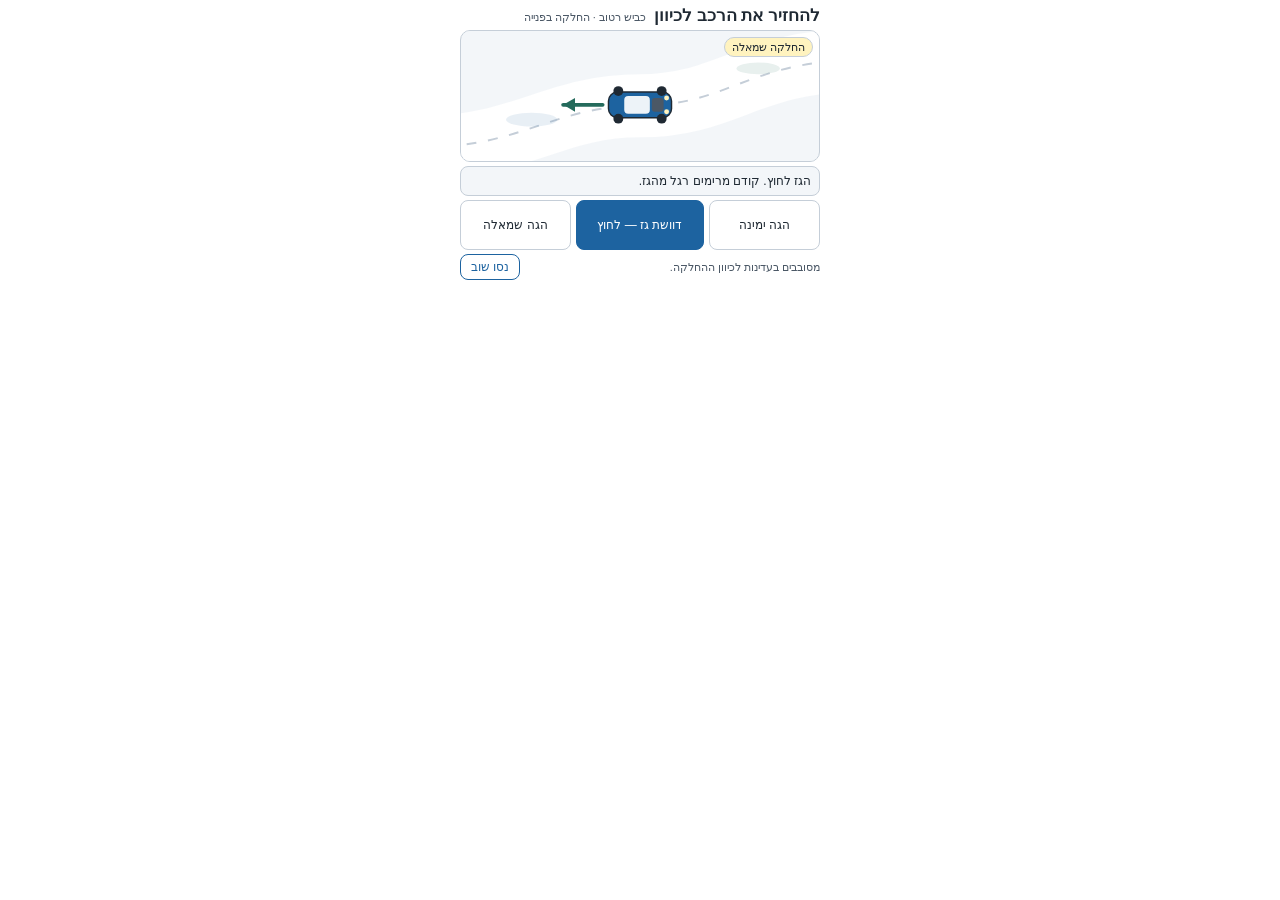
<file: tests/fixtures/illustrations/free_skid.html>
<!doctype html>
<html dir="rtl" lang="he">
<head>
<meta charset="utf-8">
<meta name="viewport" content="width=device-width, initial-scale=1">
<title>להחזיר את הרכב לכיוון</title>
<style>
  :root{
    --bg:#FFFFFF;
    --surface:#F3F6F9;
    --text:#1F2933;
    --muted:#4B5866;
    --primary:#1D63A0;
    --primary-text:#FFFFFF;
    --accent:#256B5C;
    --highlight:#FFF3BF;
    --success:#1B6E3F;
    --error:#A9231A;
    --border:#C5CED8;
  }
  *{box-sizing:border-box;}
  html,body{height:100%;}
  body{
    margin:0;
    background:var(--bg);
    color:var(--text);
    font-family:Arial, sans-serif;
    display:flex;
    justify-content:center;
    align-items:flex-start;
    padding:6px;
  }
  .app{
    width:100%;
    max-width:360px;
    display:flex;
    flex-direction:column;
    gap:4px;
  }
  header{
    display:flex;
    align-items:baseline;
    gap:8px;
    flex-wrap:wrap;
  }
  h1{
    margin:0;
    font-size:17px;
    line-height:1.2;
  }
  .subtitle{
    margin:0;
    color:var(--muted);
    font-size:11px;
    line-height:1.2;
  }
  .scene-card{
    position:relative;
    height:132px;
    border:1px solid var(--border);
    border-radius:10px;
    background:var(--surface);
    overflow:hidden;
    transition:border-color .2s ease, box-shadow .2s ease;
  }
  .scene-card[data-result="success"]{
    border-color:var(--success);
    box-shadow:0 0 0 1px var(--success) inset;
  }
  .scene-card[data-result="fail"]{
    border-color:var(--error);
    box-shadow:0 0 0 1px var(--error) inset;
  }
  .scene{
    display:block;
    width:100%;
    height:100%;
  }
  .badge{
    position:absolute;
    top:6px;
    right:6px;
    padding:3px 7px;
    border-radius:999px;
    background:var(--highlight);
    color:var(--text);
    border:1px solid var(--border);
    font-size:11px;
    line-height:1.1;
    white-space:nowrap;
  }
  .feedback{
    min-height:30px;
    padding:5px 8px;
    border:1px solid var(--border);
    border-radius:8px;
    background:var(--surface);
    color:var(--text);
    font-size:12px;
    line-height:1.25;
    display:flex;
    align-items:center;
  }
  .feedback[data-result="success"]{
    border-color:var(--success);
    color:var(--success);
  }
  .feedback[data-result="fail"]{
    border-color:var(--error);
    color:var(--error);
  }
  .controls{
    display:grid;
    grid-template-columns:1fr 1.15fr 1fr;
    gap:5px;
    direction:ltr;
  }
  button{
    font:inherit;
    direction:rtl;
    min-width:0;
    min-height:50px;
    padding:5px 4px;
    border:1px solid var(--border);
    border-radius:8px;
    background:var(--bg);
    color:var(--text);
    display:flex;
    flex-direction:column;
    align-items:center;
    justify-content:center;
    gap:2px;
    font-size:12px;
    line-height:1.1;
    cursor:pointer;
    touch-action:manipulation;
  }
  button:hover:not(:disabled){
    border-color:var(--primary);
  }
  button:active:not(:disabled){
    transform:translateY(1px);
  }
  button:focus-visible{
    outline:3px solid var(--primary);
    outline-offset:2px;
  }
  button:disabled{
    opacity:.55;
    cursor:not-allowed;
  }
  .steer[aria-pressed="true"]{
    background:var(--highlight);
    border-color:var(--primary);
    color:var(--text);
  }
  #gasBtn{
    background:var(--primary);
    border-color:var(--primary);
    color:var(--primary-text);
  }
  #gasBtn[aria-pressed="false"]{
    background:var(--bg);
    border-color:var(--primary);
    color:var(--text);
  }
  #gasBtn:hover:not(:disabled){
    border-color:var(--text);
  }
  .footer{
    display:flex;
    align-items:center;
    justify-content:space-between;
    gap:8px;
  }
  .hint{
    margin:0;
    color:var(--muted);
    font-size:11px;
    line-height:1.2;
  }
  .retry{
    min-height:26px;
    padding:3px 10px;
    border-color:var(--primary);
    color:var(--primary);
    font-size:12px;
    white-space:nowrap;
  }
  #carMove, #carRotate{
    transform-box:fill-box;
    transform-origin:center;
    transition:transform .38s cubic-bezier(.2,.7,.3,1);
  }
  @media (prefers-reduced-motion: reduce){
    *{transition:none!important;}
    #carMove, #carRotate{transition:none!important;}
  }
</style>
</head>
<body>
<main class="app" aria-labelledby="lessonTitle">
  <header>
    <h1 id="lessonTitle">להחזיר את הרכב לכיוון</h1>
    <p class="subtitle">כביש רטוב · החלקה בפנייה</p>
  </header>

  <section class="scene-card" id="sceneCard" data-result="sliding" aria-label="תצוגה מלמעלה של הרכב, ההחלקה והגה">
    <span class="badge" id="skidBadge">החלקה שמאלה</span>
    <svg class="scene" viewBox="0 0 360 132" role="img" aria-labelledby="sceneTitle sceneDesc">
      <title id="sceneTitle">מבט מלמעלה על הרכב בכביש רטוב</title>
      <desc id="sceneDesc">רכב נכנס לפנייה. החלקה שמאלה.</desc>
      <rect width="360" height="132" fill="#F3F6F9"/>
      <path d="M -40 118 C 60 118, 92 76, 180 76 C 268 76, 292 30, 400 30" fill="none" stroke="#FFFFFF" stroke-width="64"/>
      <path d="M -40 118 C 60 118, 92 76, 180 76 C 268 76, 292 30, 400 30" fill="none" stroke="#C5CED8" stroke-width="2" stroke-dasharray="10 12"/>
      <ellipse cx="70" cy="90" rx="26" ry="7" fill="#1D63A0" opacity="0.10"/>
      <ellipse cx="300" cy="38" rx="22" ry="6" fill="#256B5C" opacity="0.10"/>
      <g id="skidArrow" transform="translate(180 75)" aria-hidden="true">
        <path d="M -38 0 L -78 0" stroke="#256B5C" stroke-width="4" stroke-linecap="round"/>
        <path d="M -78 0 l 12 -7 v 14 z" fill="#256B5C"/>
      </g>
      <g transform="translate(180 75)">
        <g id="carMove">
          <g id="carRotate">
            <rect x="-32" y="-13" width="64" height="26" rx="9" fill="#1D63A0" stroke="#1F2933" stroke-width="1.5"/>
            <rect x="-16" y="-9" width="26" height="18" rx="4" fill="#FFFFFF" opacity="0.92"/>
            <rect x="12" y="-7" width="12" height="14" rx="3" fill="#4B5866"/>
            <circle cx="-22" cy="-14" r="5" fill="#1F2933"/>
            <circle cx="-22" cy="14" r="5" fill="#1F2933"/>
            <circle cx="22" cy="-14" r="5" fill="#1F2933"/>
            <circle cx="22" cy="14" r="5" fill="#1F2933"/>
            <circle cx="27" cy="-7" r="2.5" fill="#FFF3BF"/>
            <circle cx="27" cy="7" r="2.5" fill="#FFF3BF"/>
          </g>
        </g>
      </g>
      <g id="successMark" transform="translate(318 100)" style="display:none" aria-hidden="true">
        <circle r="12" fill="#1B6E3F"/>
        <path d="M -5 0 L -1 4 L 6 -4" fill="none" stroke="#FFFFFF" stroke-width="2.5" stroke-linecap="round" stroke-linejoin="round"/>
      </g>
      <g id="spinMark" transform="translate(318 100)" style="display:none" aria-hidden="true">
        <circle r="12" fill="#A9231A"/>
        <path d="M -4 -4 L 4 4 M 4 -4 L -4 4" fill="none" stroke="#FFFFFF" stroke-width="2.5" stroke-linecap="round"/>
      </g>
    </svg>
  </section>

  <div class="feedback" id="feedback" role="status" aria-live="polite" aria-atomic="true" data-result="sliding">הגז לחוץ. קודם מרימים רגל מהגז.</div>

  <div class="controls" role="group" aria-label="בקרת הגה וגז">
    <button class="steer" id="steerLeft" type="button" aria-pressed="false">הגה שמאלה</button>
    <button id="gasBtn" type="button" aria-pressed="true"><span id="gasLabel">דוושת גז — לחוץ</span></button>
    <button class="steer" id="steerRight" type="button" aria-pressed="false">הגה ימינה</button>
  </div>

  <div class="footer">
    <p class="hint">מסובבים בעדינות לכיוון ההחלקה.</p>
    <button class="retry" id="retryBtn" type="button">נסו שוב</button>
  </div>
</main>

<script>
(function(){
  "use strict";
  const skidBadge = document.getElementById("skidBadge");
  const sceneDesc = document.getElementById("sceneDesc");
  const feedback = document.getElementById("feedback");
  const gasBtn = document.getElementById("gasBtn");
  const gasLabel = document.getElementById("gasLabel");
  const steerLeft = document.getElementById("steerLeft");
  const steerRight = document.getElementById("steerRight");
  const retryBtn = document.getElementById("retryBtn");
  const carMove = document.getElementById("carMove");
  const carRotate = document.getElementById("carRotate");
  const skidArrow = document.getElementById("skidArrow");
  const sceneCard = document.getElementById("sceneCard");
  const successMark = document.getElementById("successMark");
  const spinMark = document.getElementById("spinMark");

  const state = {
    gasPressed: true,
    steer: null,
    skid: "left",
    result: "sliding"
  };

  function setFeedback(message, result){
    feedback.textContent = message;
    feedback.dataset.result = result;
  }

  function updateUI(){
    gasLabel.textContent = state.gasPressed ? "דוושת גז — לחוץ" : "דוושת גז — מורם";
    gasBtn.setAttribute("aria-pressed", state.gasPressed ? "true" : "false");
    steerLeft.setAttribute("aria-pressed", state.steer === "left" ? "true" : "false");
    steerRight.setAttribute("aria-pressed", state.steer === "right" ? "true" : "false");

    const skidText = state.skid === "left" ? "החלקה שמאלה" : "החלקה ימינה";
    skidBadge.textContent = skidText;
    sceneDesc.textContent = "רכב נכנס לפנייה. " + skidText + ".";
    skidArrow.setAttribute("transform", state.skid === "left" ? "translate(180 75)" : "translate(180 75) scale(-1 1)");

    const locked = state.result !== "sliding";
    steerLeft.disabled = locked;
    steerRight.disabled = locked;
    gasBtn.disabled = locked;
  }

  function updateScene(){
    sceneCard.dataset.result = state.result;
    if(state.result === "success"){
      carMove.style.transform = "translate(52px, -20px)";
      carRotate.style.transform = "rotate(-8deg)";
      successMark.style.display = "block";
      spinMark.style.display = "none";
    } else if(state.result === "fail"){
      const angle = state.skid === "left" ? 68 : -68;
      carMove.style.transform = "translate(16px, 24px)";
      carRotate.style.transform = "rotate(" + angle + "deg)";
      successMark.style.display = "none";
      spinMark.style.display = "block";
    } else {
      carMove.style.transform = "translate(0, 0)";
      carRotate.style.transform = "rotate(0deg)";
      successMark.style.display = "none";
      spinMark.style.display = "none";
    }
  }

  function evaluate(){
    const correct = state.steer === state.skid;

    if(!state.gasPressed && correct){
      state.result = "success";
      setFeedback("האחיזה חזרה והרכב משלים את הפנייה.", "success");
    } else if(state.steer !== null && (!correct || state.gasPressed)){
      state.result = "fail";
      if(!correct && state.gasPressed){
        setFeedback("הגז לחוץ וההגה נגד ההחלקה — הרכב מסתחרר ויוצא מהציר.", "fail");
      } else if(!correct){
        setFeedback("ההגה פונה נגד ההחלקה — הרכב מסתחרר ויוצא מהציר.", "fail");
      } else {
        setFeedback("הגז עדיין לחוץ — הרכב מסתחרר ויוצא מהציר.", "fail");
      }
    } else {
      state.result = "sliding";
      if(!state.gasPressed){
        setFeedback("הגז מורם. כוונו בעדינות את ההגה לכיוון ההחלקה.", "sliding");
      } else {
        setFeedback("הגז לחוץ. קודם מרימים רגל מהגז.", "sliding");
      }
    }
    updateUI();
    updateScene();
  }

  function reset(){
    state.gasPressed = true;
    state.steer = null;
    state.result = "sliding";
    state.skid = Math.random() < 0.5 ? "left" : "right";
    updateUI();
    updateScene();
    setFeedback("הגז לחוץ. קודם מרימים רגל מהגז.", "sliding");
  }

  gasBtn.addEventListener("click", function(){
    if(state.result !== "sliding") return;
    state.gasPressed = !state.gasPressed;
    evaluate();
  });

  steerLeft.addEventListener("click", function(){
    if(state.result !== "sliding") return;
    state.steer = "left";
    evaluate();
  });

  steerRight.addEventListener("click", function(){
    if(state.result !== "sliding") return;
    state.steer = "right";
    evaluate();
  });

  retryBtn.addEventListener("click", reset);

  reset();
})();
</script>
</body>
</html>
</file>
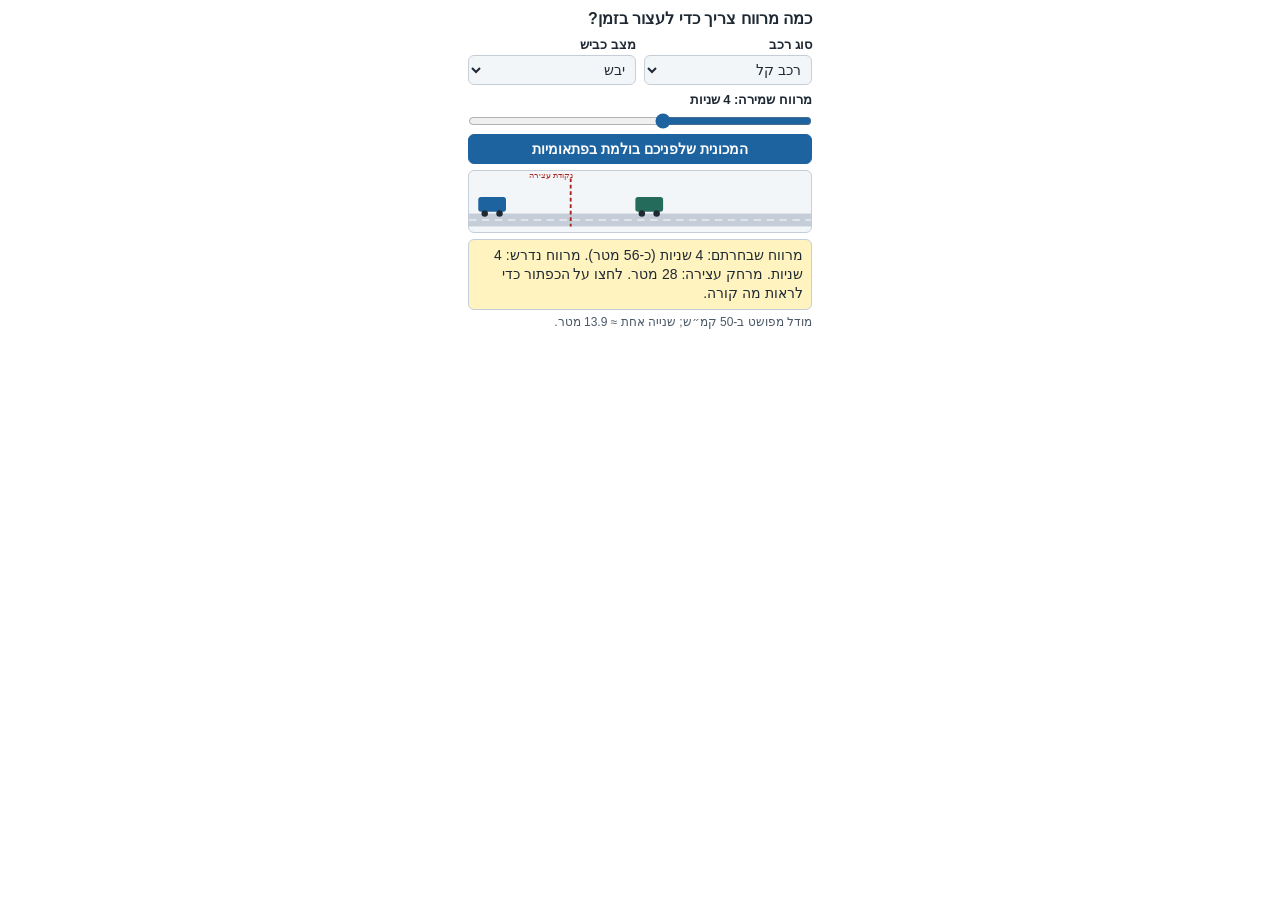
<file: tests/fixtures/illustrations/sonnet_distance.html>
<!doctype html>
<html dir="rtl" lang="he">
<head>
<meta charset="utf-8">
<meta name="viewport" content="width=device-width, initial-scale=1">
<title>כמה מרווח צריך כדי לעצור בזמן?</title>
<style>
*{box-sizing:border-box}
body{margin:0;background:#FFFFFF;color:#1F2933;font-family:Arial,Helvetica,sans-serif;font-size:14px;line-height:1.35}
.wrap{max-width:100%;width:360px;margin:0 auto;padding:8px}
h1{font-size:16px;margin:0 0 6px}
.row{display:flex;gap:8px;flex-wrap:wrap;margin-bottom:6px}
.field{flex:1 1 140px;min-width:0}
label{display:block;font-weight:bold;font-size:13px;margin-bottom:2px}
select,button{font:inherit;width:100%;padding:5px 6px;border:1px solid #C5CED8;border-radius:6px;background:#F3F6F9;color:#1F2933}
input[type=range]{width:100%;accent-color:#1D63A0;margin:2px 0}
button{background:#1D63A0;color:#FFFFFF;border-color:#1D63A0;font-weight:bold;cursor:pointer}
:focus-visible{outline:3px solid #1F2933;outline-offset:2px}
.scene{background:#F3F6F9;border:1px solid #C5CED8;border-radius:6px;margin:6px 0}
svg{display:block;width:100%;height:auto}
#res{background:#FFF3BF;border:1px solid #C5CED8;border-radius:6px;padding:6px 8px;min-height:62px}
#res b.ok{color:#1B6E3F}#res b.bad{color:#A9231A}
.note{color:#4B5866;font-size:12px;margin-top:4px}
</style>
</head>
<body>
<div class="wrap">
<h1>כמה מרווח צריך כדי לעצור בזמן?</h1>
<div class="row">
<div class="field"><label for="veh">סוג רכב</label>
<select id="veh"><option value="car">רכב קל</option><option value="truck">משאית חלוקה עמוסה</option></select></div>
<div class="field"><label for="road">מצב כביש</label>
<select id="road"><option value="dry">יבש</option><option value="wet">רטוב</option></select></div>
</div>
<label for="gap">מרווח שמירה: <span id="gv">4</span> שניות</label>
<input type="range" id="gap" min="1" max="8" step="1" value="4">
<button id="go" type="button">המכונית שלפניכם בולמת בפתאומיות</button>
<div class="scene">
<svg viewBox="0 0 370 66" dir="ltr" role="img" aria-label="איור: הרכב שלכם משמאל והרכב שלפניכם מימין, והמרווח ביניהם">
<rect x="0" y="46" width="370" height="14" fill="#C5CED8"/>
<line x1="0" y1="53" x2="370" y2="53" stroke="#FFFFFF" stroke-dasharray="8 6"/>
<line id="stopLine" x1="0" y1="8" x2="0" y2="60" stroke="#A9231A" stroke-width="2" stroke-dasharray="4 3" visibility="hidden"/>
<text id="stopTxt" x="0" y="8" font-size="9" fill="#A9231A" visibility="hidden">נקודת עצירה</text>
<g id="lead"><rect x="0" y="28" width="30" height="16" rx="3" fill="#256B5C"/><circle cx="7" cy="46" r="3.5" fill="#1F2933"/><circle cx="23" cy="46" r="3.5" fill="#1F2933"/></g>
<g id="me"><rect x="0" y="28" width="30" height="16" rx="3" fill="#1D63A0"/><circle cx="7" cy="46" r="3.5" fill="#1F2933"/><circle cx="23" cy="46" r="3.5" fill="#1F2933"/></g>
<text id="boom" x="0" y="26" font-size="16" fill="#A9231A" visibility="hidden">💥</text>
</svg>
</div>
<div id="res" aria-live="polite"></div>
<div class="note">מודל מפושט ב-50 קמ״ש; שנייה אחת ≈ 13.9 מטר.</div>
</div>
<script>
(function(){
var S=2.5,X0=40,MS=50/3.6;
var data={car:{dry:28,wet:40,sec:4},truck:{dry:null,wet:55,sec:6}};
var $=function(i){return document.getElementById(i)};
var veh=$('veh'),road=$('road'),gap=$('gap'),res=$('res'),raf=null;
function cfg(){var v=data[veh.value];return{d:v[road.value],req:v.sec,s:+gap.value,g:Math.round(+gap.value*MS)}}
function setMe(off){$('me').setAttribute('transform','translate('+(X0-30+off)+',0)')}
function layout(){
 var c=cfg();
 $('gv').textContent=c.s;
 $('lead').setAttribute('transform','translate('+(X0+c.g*S)+',0)');
 setMe(0);
 $('boom').setAttribute('visibility','hidden');
 var sl=$('stopLine'),st=$('stopTxt');
 if(c.d!==null){var x=X0+c.d*S;sl.setAttribute('x1',x);sl.setAttribute('x2',x);st.setAttribute('x',Math.min(x+3,300));sl.setAttribute('visibility','visible');st.setAttribute('visibility','visible')}
 else{sl.setAttribute('visibility','hidden');st.setAttribute('visibility','hidden')}
}
function preview(){
 layout();var c=cfg();
 var t='מרווח שבחרתם: '+c.s+' שניות (כ-'+c.g+' מטר). מרווח נדרש: '+c.req+' שניות. ';
 t+=c.d!==null?'מרחק עצירה: '+c.d+' מטר.':'בטקסט אין נתון על מרחק עצירה של משאית בכביש יבש.';
 t+=' לחצו על הכפתור כדי לראות מה קורה.';
 res.textContent=t;
}
function finish(c){
 var secOk=c.s>=c.req;
 var secTxt=secOk?'המרווח עומד בדרישה של '+c.req+' שניות.':'המרווח קצר מהנדרש ('+c.req+' שניות).';
 var h;
 if(c.d===null){
  h='<b class="'+(secOk?'ok':'bad')+'">'+(secOk?'המרווח מספיק לפי הכלל.':'המרווח קצר מדי.')+'</b> אין בטקסט נתון על מרחק עצירה של משאית בכביש יבש, ולכן אפשר לשפוט רק לפי הכלל: '+secTxt;
 }else if(c.g<c.d){
  $('boom').setAttribute('x',X0+c.g*S-8);$('boom').setAttribute('visibility','visible');
  h='<b class="bad">פגעתם ברכב שלפניכם!</b> הרכב צריך '+c.d+' מטר כדי לעצור, והמרווח הוא כ-'+c.g+' מטר בלבד. '+secTxt;
 }else{
  h='<b class="ok">נעצרתם בזמן.</b> הרכב צריך '+c.d+' מטר כדי לעצור, והמרווח כ-'+c.g+' מטר (נשארו כ-'+(c.g-c.d)+' מטר). '+secTxt;
 }
 res.innerHTML=h;
}
function run(){
 if(raf)cancelAnimationFrame(raf);
 layout();var c=cfg();
 if(c.d===null){finish(c);return}
 var target=Math.min(c.d,c.g)*S;
 var reduce=window.matchMedia&&matchMedia('(prefers-reduced-motion: reduce)').matches;
 if(reduce){setMe(target);finish(c);return}
 var t0=null,dur=1300;
 res.textContent='הרכב שלפניכם בולם…';
 function step(t){
  if(t0===null)t0=t;
  var p=Math.min((t-t0)/dur,1),e=1-Math.pow(1-p,2);
  setMe(target*e);
  if(p<1)raf=requestAnimationFrame(step);else{raf=null;finish(c)}
 }
 raf=requestAnimationFrame(step);
}
function changed(){if(raf){cancelAnimationFrame(raf);raf=null}preview()}
veh.addEventListener('change',changed);
road.addEventListener('change',changed);
gap.addEventListener('input',changed);
$('go').addEventListener('click',run);
preview();
})();
</script>
</body>
</html>
</file>
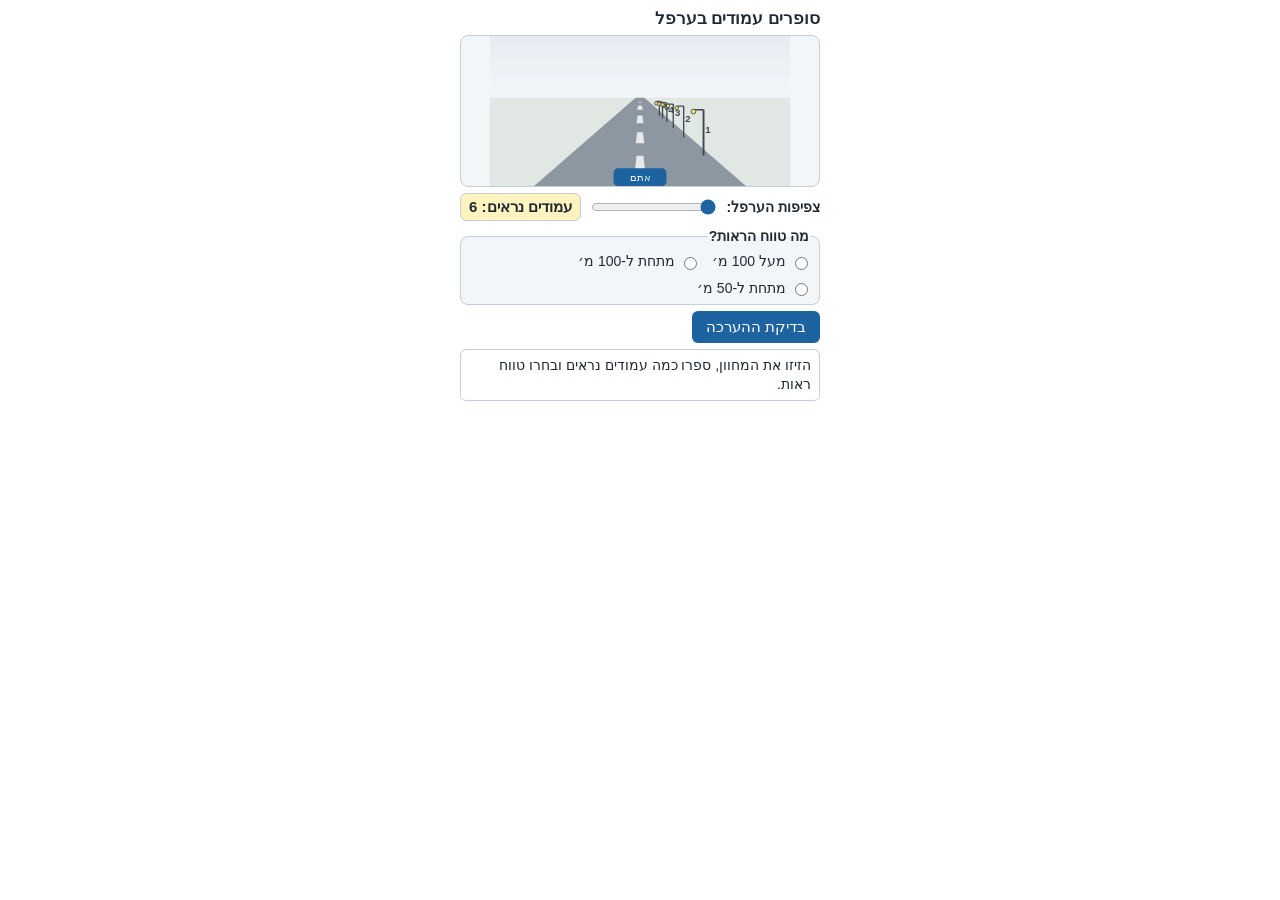
<file: tests/fixtures/illustrations/sonnet_fog.html>
<!doctype html>
<html dir="rtl" lang="he">
<head>
<meta charset="utf-8">
<meta name="viewport" content="width=device-width, initial-scale=1">
<title>סופרים עמודים בערפל</title>
<style>
*{box-sizing:border-box}
body{margin:0;padding:8px;background:#FFFFFF;color:#1F2933;font-family:Arial,"Segoe UI",sans-serif;font-size:15px;line-height:1.35}
.wrap{max-width:360px;width:100%;margin:0 auto}
h1{font-size:17px;margin:0 0 4px}
.scene{background:#F3F6F9;border:1px solid #C5CED8;border-radius:8px;overflow:hidden}
svg{display:block;width:100%;height:auto;max-height:150px}
.row{display:flex;align-items:center;gap:8px;margin:6px 0}
label,legend{font-weight:bold;font-size:14px}
input[type=range]{flex:1;min-width:0;accent-color:#1D63A0}
.count{background:#FFF3BF;border:1px solid #C5CED8;border-radius:6px;padding:3px 8px;font-weight:bold}
fieldset{border:1px solid #C5CED8;border-radius:8px;margin:6px 0;padding:4px 8px;background:#F3F6F9}
.opts{display:flex;flex-wrap:wrap;gap:4px 12px}
.opts label{font-weight:normal;display:flex;align-items:center;gap:4px;padding:2px 0}
button{background:#1D63A0;color:#FFFFFF;border:0;border-radius:6px;padding:7px 14px;font-size:15px;cursor:pointer}
:focus-visible{outline:3px solid #1F2933;outline-offset:2px}
#out{margin-top:6px;min-height:40px;padding:6px 8px;border-radius:6px;border:1px solid #C5CED8;font-size:14px}
#out.ok{border-color:#1B6E3F;color:#1B6E3F}
#out.bad{border-color:#A9231A;color:#A9231A}
</style>
</head>
<body>
<div class="wrap">
<h1>סופרים עמודים בערפל</h1>
<div class="scene"><svg id="svg" viewBox="0 0 340 170" role="img" aria-label="כביש בין-עירוני בערפל עם עמודי תאורה במרחק של כ-50 מ׳ זה מזה"></svg></div>
<div class="row">
<label for="fog">צפיפות הערפל:</label>
<input type="range" id="fog" min="1" max="8" value="1">
<span class="count" id="cnt"></span>
</div>
<fieldset>
<legend>מה טווח הראות?</legend>
<div class="opts">
<label><input type="radio" name="r" value="over100"> מעל 100 מ׳</label>
<label><input type="radio" name="r" value="u100"> מתחת ל-100 מ׳</label>
<label><input type="radio" name="r" value="u50"> מתחת ל-50 מ׳</label>
</div>
</fieldset>
<button id="chk" type="button">בדיקת ההערכה</button>
<div id="out" aria-live="polite">הזיזו את המחוון, ספרו כמה עמודים נראים ובחרו טווח ראות.</div>
</div>
<script>
var VIS=[320,260,210,130,90,70,30,20];
var NS="http://www.w3.org/2000/svg";
var fog=document.getElementById('fog'),svg=document.getElementById('svg'),cnt=document.getElementById('cnt'),out=document.getElementById('out');
function el(n,a,p){var e=document.createElementNS(NS,n);for(var k in a)e.setAttribute(k,a[k]);(p||svg).appendChild(e);return e;}
function visible(){var v=VIS[fog.value-1],c=0;for(var k=1;k<=6;k++){if(50*k<=v)c++;}return c;}
function draw(){
 var lvl=+fog.value,n=visible();
 svg.innerHTML='';
 var defs=el('defs',{});
 var g=el('linearGradient',{id:'sky',x1:0,y1:0,x2:0,y2:1},defs);
 el('stop',{offset:'0','stop-color':'#E4EAF0'},g);el('stop',{offset:'1','stop-color':'#F3F6F9'},g);
 el('rect',{x:0,y:0,width:340,height:70,fill:'url(#sky)'});
 el('rect',{x:0,y:70,width:340,height:100,fill:'#DDE5DD'});
 el('polygon',{points:'165,70 175,70 290,170 50,170',fill:'#7A8591'});
 for(var i=0;i<5;i++){var t=i/5,t2=(i+0.5)/5;var y1=75+t*t*95,y2=75+t2*t2*95;
  el('polygon',{points:(169-0.5-t*3)+','+y1+' '+(171+0.5+t*3)+','+y1+' '+(171+t2*4+1)+','+y2+' '+(169-t2*4-1)+','+y2,fill:'#FFFFFF',opacity:0.8});}
 for(var k=6;k>=1;k--){
  var d=50*k,s=1/(1+d/60),by=70+120*s,h=95*s,x=170+(105*s+18*s*1.5);
  var vis=k<=n;
  var gr=el('g',{opacity:vis?1:0.04});
  el('line',{x1:x,y1:by,x2:x,y2:by-h,stroke:'#1F2933','stroke-width':Math.max(1.5,4*s)},gr);
  el('line',{x1:x,y1:by-h,x2:x-14*s*1.5,y2:by-h,stroke:'#1F2933','stroke-width':Math.max(1.5,3*s)},gr);
  el('circle',{cx:x-14*s*1.5,cy:by-h+2,r:Math.max(2,5*s),fill:'#FFD84D',stroke:'#1F2933','stroke-width':1},gr);
  if(vis){var tx=el('text',{x:x+8,y:by-h/2,'font-size':11,fill:'#1F2933','font-weight':'bold'},gr);tx.textContent=k;}
 }
 el('rect',{x:0,y:0,width:340,height:170,fill:'#EEF1F4',opacity:Math.min(0.9,0.05+lvl*0.11)});
 el('rect',{x:140,y:150,width:60,height:20,rx:5,fill:'#1D63A0'});
 var c=el('text',{x:170,y:164,'font-size':11,fill:'#FFFFFF','text-anchor':'middle'});c.textContent='אתם';
 cnt.textContent='עמודים נראים: '+n;
}
function reset(){out.className='';out.textContent='הערפל השתנה. ספרו את העמודים ובחרו טווח ראות.';}
fog.addEventListener('input',function(){draw();reset();});
document.getElementById('chk').addEventListener('click',function(){
 var sel=document.querySelector('input[name=r]:checked');
 if(!sel){out.className='';out.textContent='קודם בחרו טווח ראות.';return;}
 var n=visible(),right,why;
 if(n>=2){right='over100';why='רואים '+n+' עמודים, שני עמודים או יותר, והמרחק בין עמוד לעמוד כ-50 מ׳, ולכן הראות מעל 100 מ׳.';}
 else if(n===1){right='u100';why='רואים עמוד אחד בלבד, פחות משני עמודים, ולכן הראות מתחת ל-100 מ׳.';}
 else{right='u50';why='לא רואים אף עמוד, אפילו לא את הראשון במרחק של כ-50 מ׳, ולכן הראות מתחת ל-50 מ׳.';}
 if(sel.value===right){out.className='ok';out.textContent='ההערכה נכונה. '+why;}
 else{var names={over100:'מעל 100 מ׳',u100:'מתחת ל-100 מ׳',u50:'מתחת ל-50 מ׳'};
  out.className='bad';out.textContent='ההערכה אינה מדויקת. '+why+' ההערכה הנכונה: '+names[right]+'.';}
});
draw();
</script>
</body>
</html>
</file>
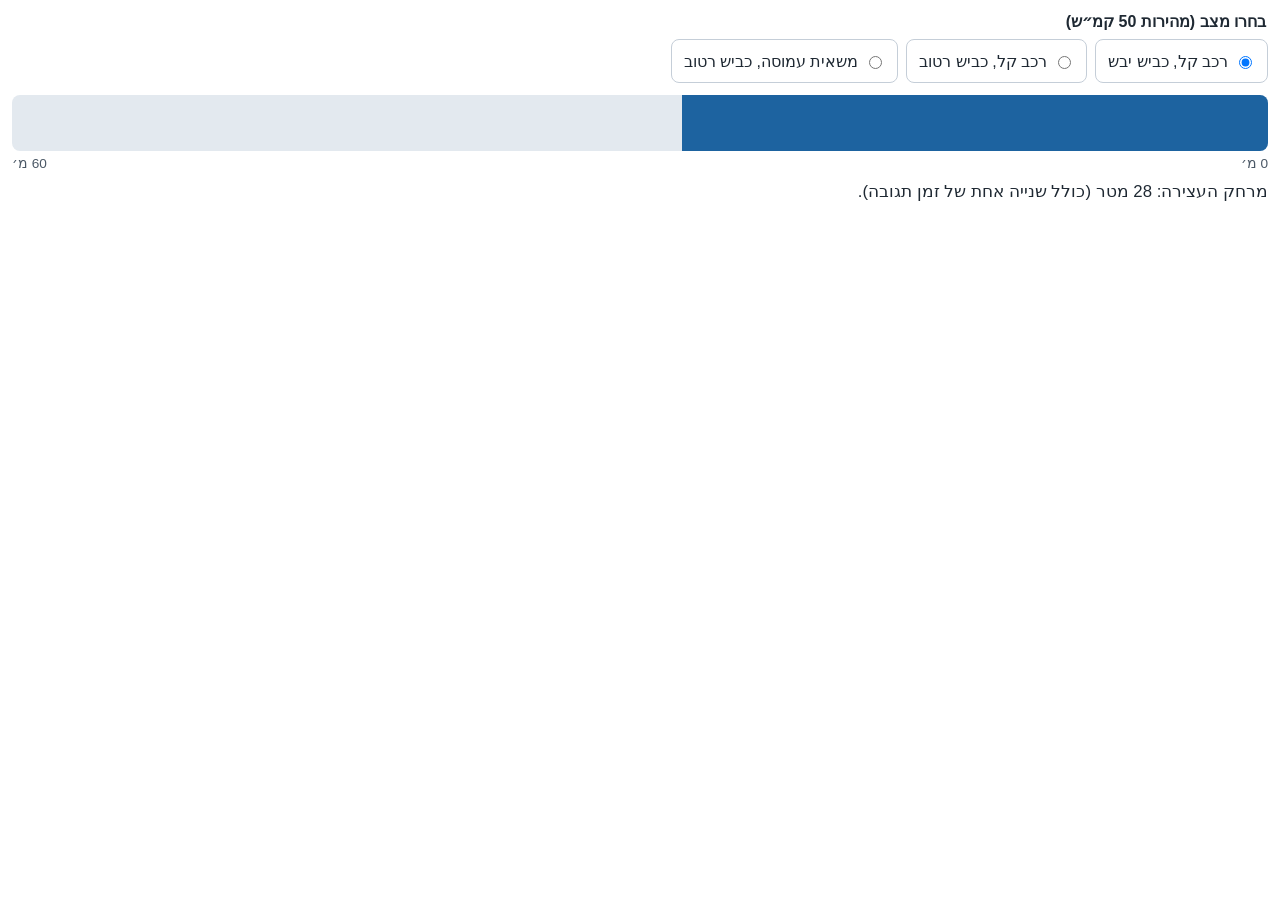
<file: examples/sample_lesson/assets/illustrations/stopping_distance.html>
<!doctype html>
<html lang="he" dir="rtl">
<head>
<meta charset="utf-8">
<meta name="viewport" content="width=device-width, initial-scale=1">
<title>מרחק עצירה ב-50 קמ״ש</title>
<style>
  :root { --text: #1F2933; --muted: #4B5866; --bar: #1D63A0; --track: #E3E9EF; --focus: #1D63A0; }
  * { box-sizing: border-box; }
  body { margin: 0; padding: 12px; font-family: "Segoe UI", Arial, sans-serif; color: var(--text); background: #FFFFFF; }
  fieldset { border: 0; padding: 0; margin: 0 0 12px; display: flex; flex-wrap: wrap; gap: 8px; }
  legend { font-weight: 600; margin-bottom: 8px; }
  label { display: inline-flex; align-items: center; gap: 6px; min-height: 44px; padding: 0 12px;
          border: 1px solid #C5CED8; border-radius: 8px; cursor: pointer; }
  input:focus-visible + span { outline: 3px solid var(--focus); outline-offset: 3px; }
  .road { position: relative; height: 56px; background: var(--track); border-radius: 8px; overflow: hidden; }
  .bar { position: absolute; inset-block: 0; inset-inline-start: 0; background: var(--bar);
         transition: width .4s ease; }
  .result { margin-top: 10px; font-size: 1.05rem; }
  .scale { display: flex; justify-content: space-between; color: var(--muted); font-size: .85rem; margin-top: 4px; }
  @media (prefers-reduced-motion: reduce) { .bar { transition: none; } }
</style>
</head>
<body>
  <fieldset>
    <legend>בחרו מצב (מהירות 50 קמ״ש)</legend>
    <label><input type="radio" name="case" value="28" checked><span>רכב קל, כביש יבש</span></label>
    <label><input type="radio" name="case" value="40"><span>רכב קל, כביש רטוב</span></label>
    <label><input type="radio" name="case" value="55"><span>משאית עמוסה, כביש רטוב</span></label>
  </fieldset>
  <div class="road" aria-hidden="true"><div class="bar" id="bar"></div></div>
  <div class="scale" aria-hidden="true"><span>0 מ׳</span><span>60 מ׳</span></div>
  <p class="result" id="result" aria-live="polite"></p>
<script>
  (function () {
    var MAX = 60;
    var bar = document.getElementById("bar");
    var result = document.getElementById("result");
    function update() {
      var checked = document.querySelector('input[name="case"]:checked');
      var meters = Number(checked.value);
      bar.style.width = (meters / MAX * 100) + "%";
      result.textContent = "מרחק העצירה: " + meters + " מטר (כולל שנייה אחת של זמן תגובה).";
    }
    document.querySelectorAll('input[name="case"]').forEach(function (input) {
      input.addEventListener("change", update);
    });
    update();
  })();
</script>
</body>
</html>
</file>
<file: evals/results/day10/free/lesson/assets/player.css>
/* Lesson player. Colors come from the lesson palette (CSS variables set by player.js). */
:root {
  --background: #FFFFFF; --surface: #F3F6F9; --text: #1F2933; --muted: #4B5866;
  --primary: #1D63A0; --primary-text: #FFFFFF; --accent: #256B5C; --highlight: #FFF3BF;
  --success: #1B6E3F; --error: #A9231A; --border: #C5CED8;
  --radius: 10px; --gutter: 16px;
}
*, *::before, *::after { box-sizing: border-box; }
html { -webkit-text-size-adjust: 100%; }
body {
  margin: 0; background: var(--background); color: var(--text);
  font-family: "Segoe UI", "Arial Hebrew", Arial, sans-serif; font-size: 1.0625rem; line-height: 1.65;
  overflow-wrap: anywhere;
}
img, svg, iframe, video { max-width: 100%; }
h1, h2, h3 { line-height: 1.3; }
:focus-visible { outline: 3px solid var(--primary); outline-offset: 3px; }

.skip-link {
  position: absolute; inset-inline-start: var(--gutter); top: -60px; z-index: 10;
  background: var(--primary); color: var(--primary-text); padding: 10px 14px; border-radius: var(--radius);
}
.skip-link:focus { top: 8px; }
.sr-only {
  position: absolute; width: 1px; height: 1px; padding: 0; margin: -1px; overflow: hidden;
  clip: rect(0 0 0 0); white-space: nowrap; border: 0;
}

/* header */
.topbar { background: var(--surface); border-bottom: 1px solid var(--border); }
.topbar-inner { max-width: 760px; margin: 0 auto; padding: 12px var(--gutter); }
.topbar h1 { margin: 0 0 8px; font-size: 1.35rem; }
.motif:empty { display: none; }
.motif svg { height: 40px; width: auto; }
.progress-track { height: 8px; background: var(--border); border-radius: 999px; overflow: hidden; }
.progress-fill { height: 100%; width: 0; background: var(--primary); transition: width .3s ease; }
.progress-text { margin: 6px 0 0; color: var(--muted); font-size: .9rem; }

/* screen */
main { max-width: 760px; margin: 0 auto; padding: 20px var(--gutter) 40px; outline: none; }
.topic { margin: 0 0 4px; color: var(--accent); font-weight: 600; font-size: .95rem; }
.screen h2 { margin: 0 0 16px; font-size: 1.5rem; }
.screen h2:focus { outline: none; }
.screen p, .screen ul, .screen ol { margin: 0 0 16px; }
.screen li { margin-bottom: 6px; }
.block { margin-bottom: 20px; }

.dyk {
  background: var(--surface); border-inline-start: 5px solid var(--accent);
  border-radius: var(--radius); padding: 12px 16px;
}
.dyk h3, .think h3 { margin: 0 0 6px; font-size: 1.05rem; color: var(--accent); }
.dyk .source { color: var(--muted); font-size: .9rem; margin: 0; }
.think { background: var(--highlight); border-radius: var(--radius); padding: 12px 16px; color: var(--text); }
.think h3 { color: var(--text); }
.think .explanation { margin-top: 10px; }

/* buttons */
button, .button {
  font: inherit; min-height: 44px; padding: 8px 18px; border-radius: var(--radius); cursor: pointer;
  background: var(--primary); color: var(--primary-text); border: 2px solid var(--primary);
}
button.secondary { background: var(--surface); color: var(--primary); }
button[aria-disabled="true"] { background: var(--surface); color: var(--muted); border: 2px dashed var(--border); cursor: not-allowed; }

/* questions */
.mc { border: 1px solid var(--border); border-radius: var(--radius); padding: 14px 16px; margin: 0; background: var(--surface); }
/* A floated legend sits inside the box instead of on its border. */
.mc legend { float: inline-start; width: 100%; padding: 0; margin-bottom: 8px; font-weight: 600; }
.mc legend + * { clear: both; }
.qnum { display: block; color: var(--accent); font-size: .9rem; }
.option {
  display: flex; align-items: flex-start; gap: 10px; min-height: 44px; padding: 8px 10px; margin: 6px 0;
  background: var(--background); border: 1px solid var(--border); border-radius: var(--radius); cursor: pointer;
}
.option input { margin-top: .35em; width: 1.1em; height: 1.1em; flex: none; }
.option.chosen { border: 2px solid var(--primary); }
.option input:disabled { cursor: default; }
.feedback { margin: 10px 0 0; font-weight: 600; }
.feedback.correct { color: var(--success); }
.feedback.incorrect { color: var(--error); }
.feedback.info { color: var(--muted); font-weight: 400; }

/* media */
figure { margin: 0; }
figcaption { color: var(--muted); font-size: .92rem; margin-top: 6px; }
.illustration iframe { display: block; width: 100%; border: 1px solid var(--border); border-radius: var(--radius); background: #FFFFFF; }
.diagram h3 { margin: 0 0 8px; font-size: 1.05rem; }
.diagram svg { display: block; width: 100%; height: auto; }

/* navigation */
.nav { display: flex; flex-wrap: wrap; align-items: center; gap: 12px; margin-top: 24px; border-top: 1px solid var(--border); padding-top: 16px; }
.nav .spacer { flex: 1 1 auto; }
.hint { flex-basis: 100%; margin: 0; color: var(--muted); font-size: .92rem; min-height: 1.4em; }

/* result */
.result-box { background: var(--surface); border-radius: var(--radius); padding: 14px 16px; margin-bottom: 20px; }
.wrong-list li { margin-bottom: 8px; }
.cert { display: grid; gap: 8px; max-width: 420px; }
.cert input { font: inherit; min-height: 44px; padding: 6px 10px; border: 1px solid var(--border); border-radius: var(--radius);
              background: var(--background); color: var(--text); }

@media (prefers-reduced-motion: reduce) { * { transition: none !important; scroll-behavior: auto !important; } }
@media print { .nav, .skip-link, .progress { display: none; } }
</file>
